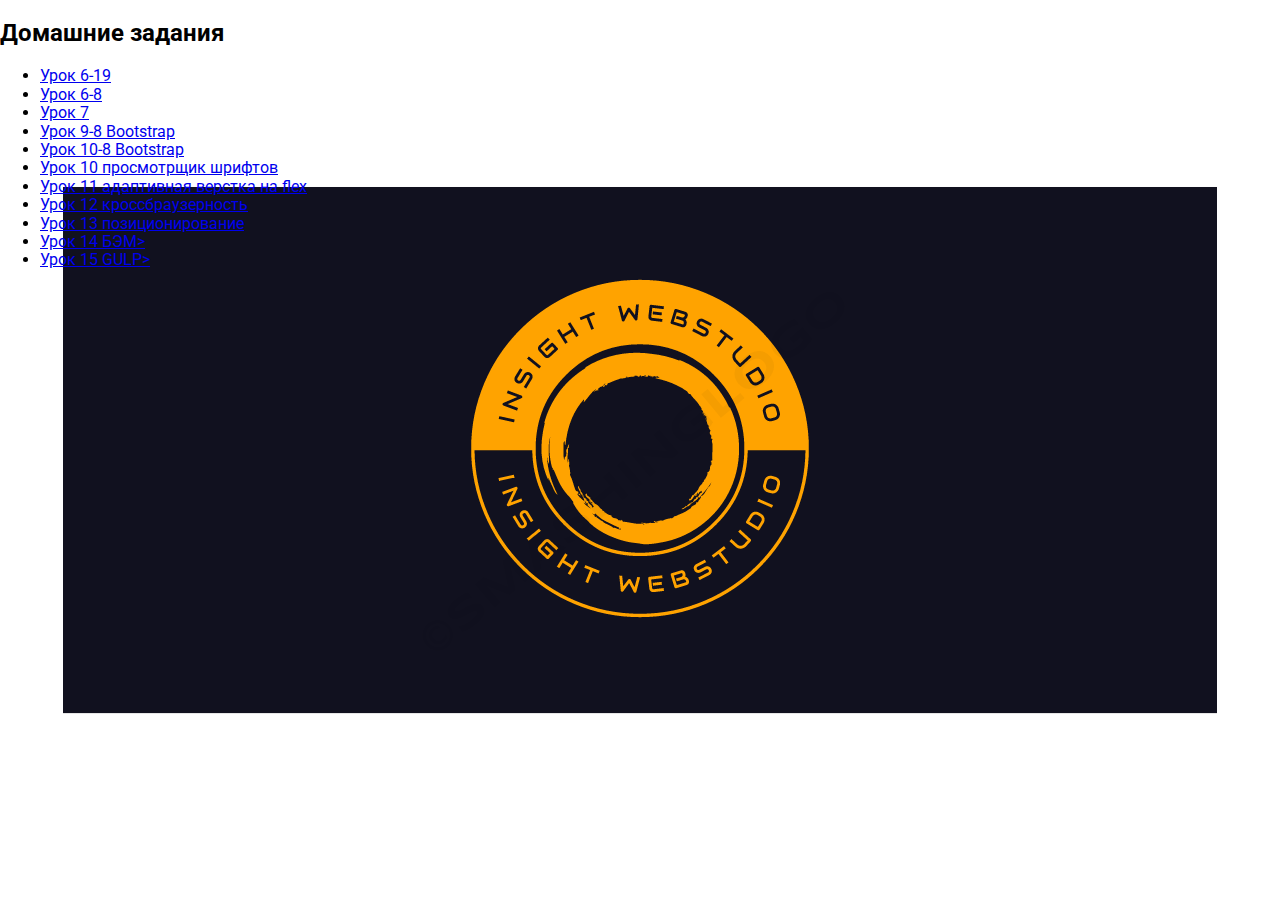
<file: index.html>
<!DOCTYPE html>
<html lang="ru">

<head>
    <meta charset="UTF-8">
    <meta http-equiv="X-UA-Compatible" content="IE=edge">
    <meta name="viewport" content="width=device-width, initial-scale=1.0">
    <link rel="stylesheet" href="normalize.css">
    <link rel="preconnect" href="https://fonts.googleapis.com">
    <link rel="preconnect" href="https://fonts.gstatic.com" crossorigin>
    <link href="https://fonts.googleapis.com/css2?family=Roboto:wght@300&display=swap" rel="stylesheet">
    <link rel="preconnect" href="https://fonts.googleapis.com">
    <link rel="preconnect" href="https://fonts.gstatic.com" crossorigin>
    <link href="https://fonts.googleapis.com/css2?family=Roboto:wght@300&display=swap" rel="stylesheet">
    <link rel="stylesheet" href="style.css">
    <title>Веб студия Insight</title>
</head>

<body>
    <main>
        <h2>Домашние задания</h1>
            <ul>
                <li><a href="lessons/lesson_6/lesson_6.html">Урок 6-19</a></li>
                <li><a href="lessons/lesson_6_8/lesson_6_8.html">Урок 6-8</a></li>
                <li><a href="lessons/lesson_7/lesson_7.html">Урок 7</a></li>
                <li><a href="lessons/lesson_9_8_bootstrap/lesson_9_8.html">Урок 9-8 Bootstrap</a></li>
                <li><a href="lessons/lesson_10_8_bootstrap/lesson_10_8.html">Урок 10-8 Bootstrap</a></li>
                <li><a href="lessons/lesson_10_fonts_viewer/lesson_10_fonts_viewer.html">Урок 10 просмотрщик шрифтов</a>
                </li>
                <li><a href="lessons/lesson_11_adaptive/lesson_11.html">Урок 11 адаптивная верстка на flex</a></li>
                <li><a href="lessons/lesson_12_crossbowser/lesson_12.html">Урок 12 кроссбраузерность</a></li>
                <li><a href="lessons/lesson_13_positionary/lesson_13.html">Урок 13 позиционирование</a></li>
                <li><a href="lessons/lesson_14_bem/lesson_14.html">Урок 14 БЭМ></a></li>
                <li><a href="lessons/lesson_15_gulp/lesson_15.html">Урок 15 GULP></a></li>
            </ul>
    </main>
</body>

</html>
</file>
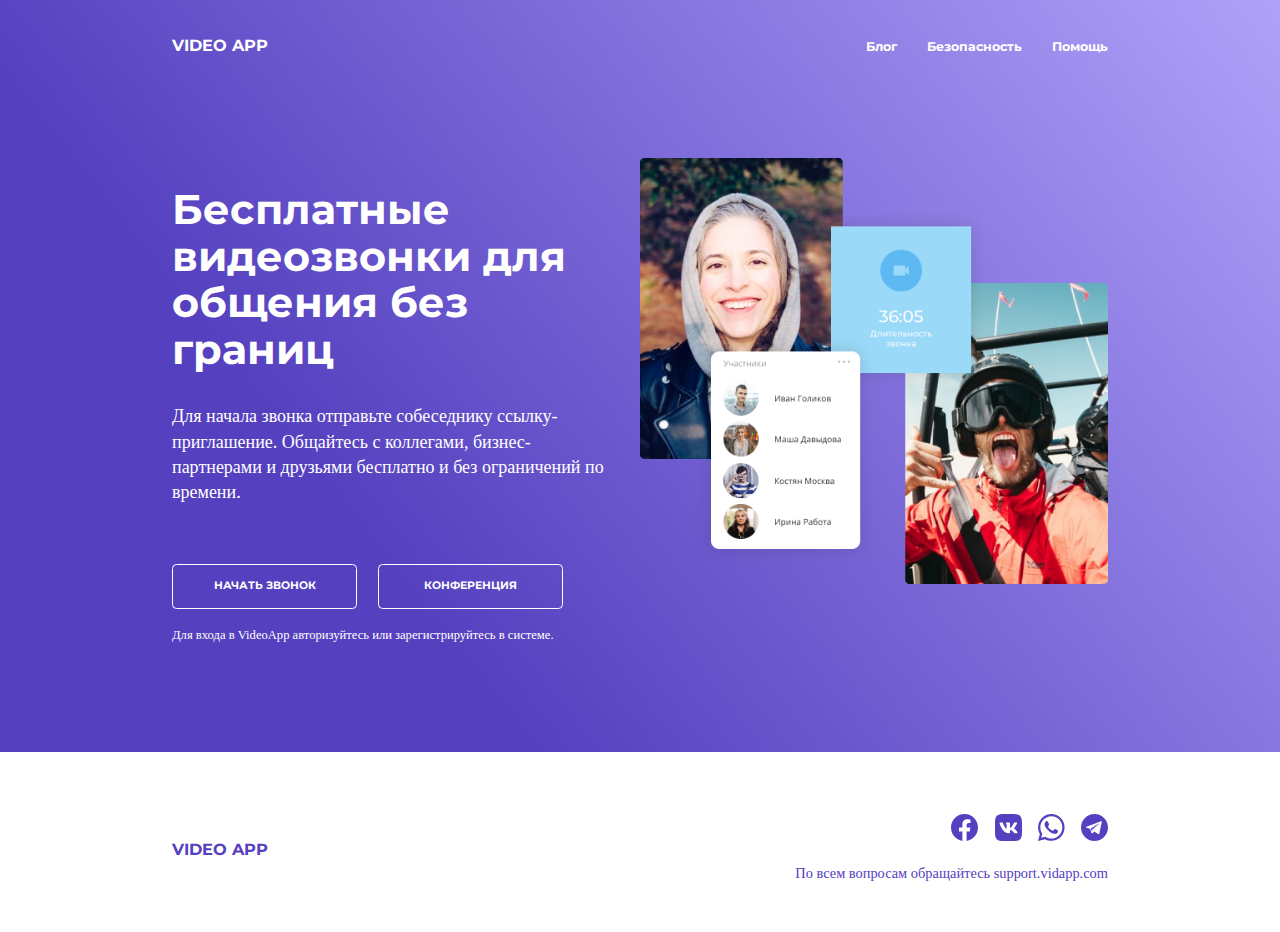
<file: lessons/lesson_11_adaptive/lesson_11.html>
<!DOCTYPE html>
<html lang="ru">

<head>
    <meta charset="UTF-8">
    <meta http-equiv="X-UA-Compatible" content="IE=edge">
    <meta name="viewport" content="width=device-width, initial-scale=1.0">
    <link rel="stylesheet" href="../../normalize.css">
    <link rel="stylesheet" href="lesson_11.css">
    <title>VideoApp</title>
</head>

<body>
    <div class="wrapper">
        <header class="header">
            <div class="container">
                <div class="brand">
                    video app
                </div>
                <nav class="menu">
                    <a href="#" class="navbar__link">Блог</a>
                    <a href="#" class="navbar__link">Безопасность</a>
                    <a href="#" class="navbar__link">Помощь</a>
                </nav>
            </div>
        </header>
        <div class="hero">
            <div class="container">
                <div class="hero__text">
                    <h1 class="hero__header">Бесплатные видеозвонки для общения без границ</h1>
                    <p class="hero__description">Для начала звонка отправьте собеседнику ссылку-приглашение. Общайтесь с
                        коллегами, бизнес-партнерами и друзьями бесплатно и без ограничений по времени.</p>
                    <div class="hero_buttons">
                        <a href="#" class="hero__link">начать звонок</a>
                        <a href="#" class="hero__link">конференция</a>
                    </div>
                    <p class="hero__subtext">Для входа в VideoApp авторизуйтесь или зарегистрируйтесь в системе.</p>
                </div>
                <div class="hero__img">
                    <img src="images/hero1.png" alt="фото">
                </div>
            </div>
        </div>
    </div>
    <footer>
        <div class="container">
            <div class="footer">
                <div class="brand">video app</div>
                <div class="foter__links">
                    <div class="footer__img__links">
                        <div class="footer__img__wrapper">
                            <a href="#"><img src="images/FB.svg" alt="facebook"></a>
                        </div>
                        <div class="footer__img__wrapper">
                            <a href="#"><img src="images/VK.svg" alt="vk"></a>
                        </div>
                        <div class="footer__img__wrapper">
                            <a href="#"><img src="images/WA.svg" alt="whatsapp"></a>
                        </div>
                        <div class="footer__img__wrapper">
                            <a href="#"><img src="images/TG.svg" alt="telegram"></a>
                        </div>

                    </div>
                    <a href="#">По всем вопросам обращайтесь support.vidapp.com</a>
                </div>
            </div>
        </div>
    </footer>
</body>

</html>
</file>
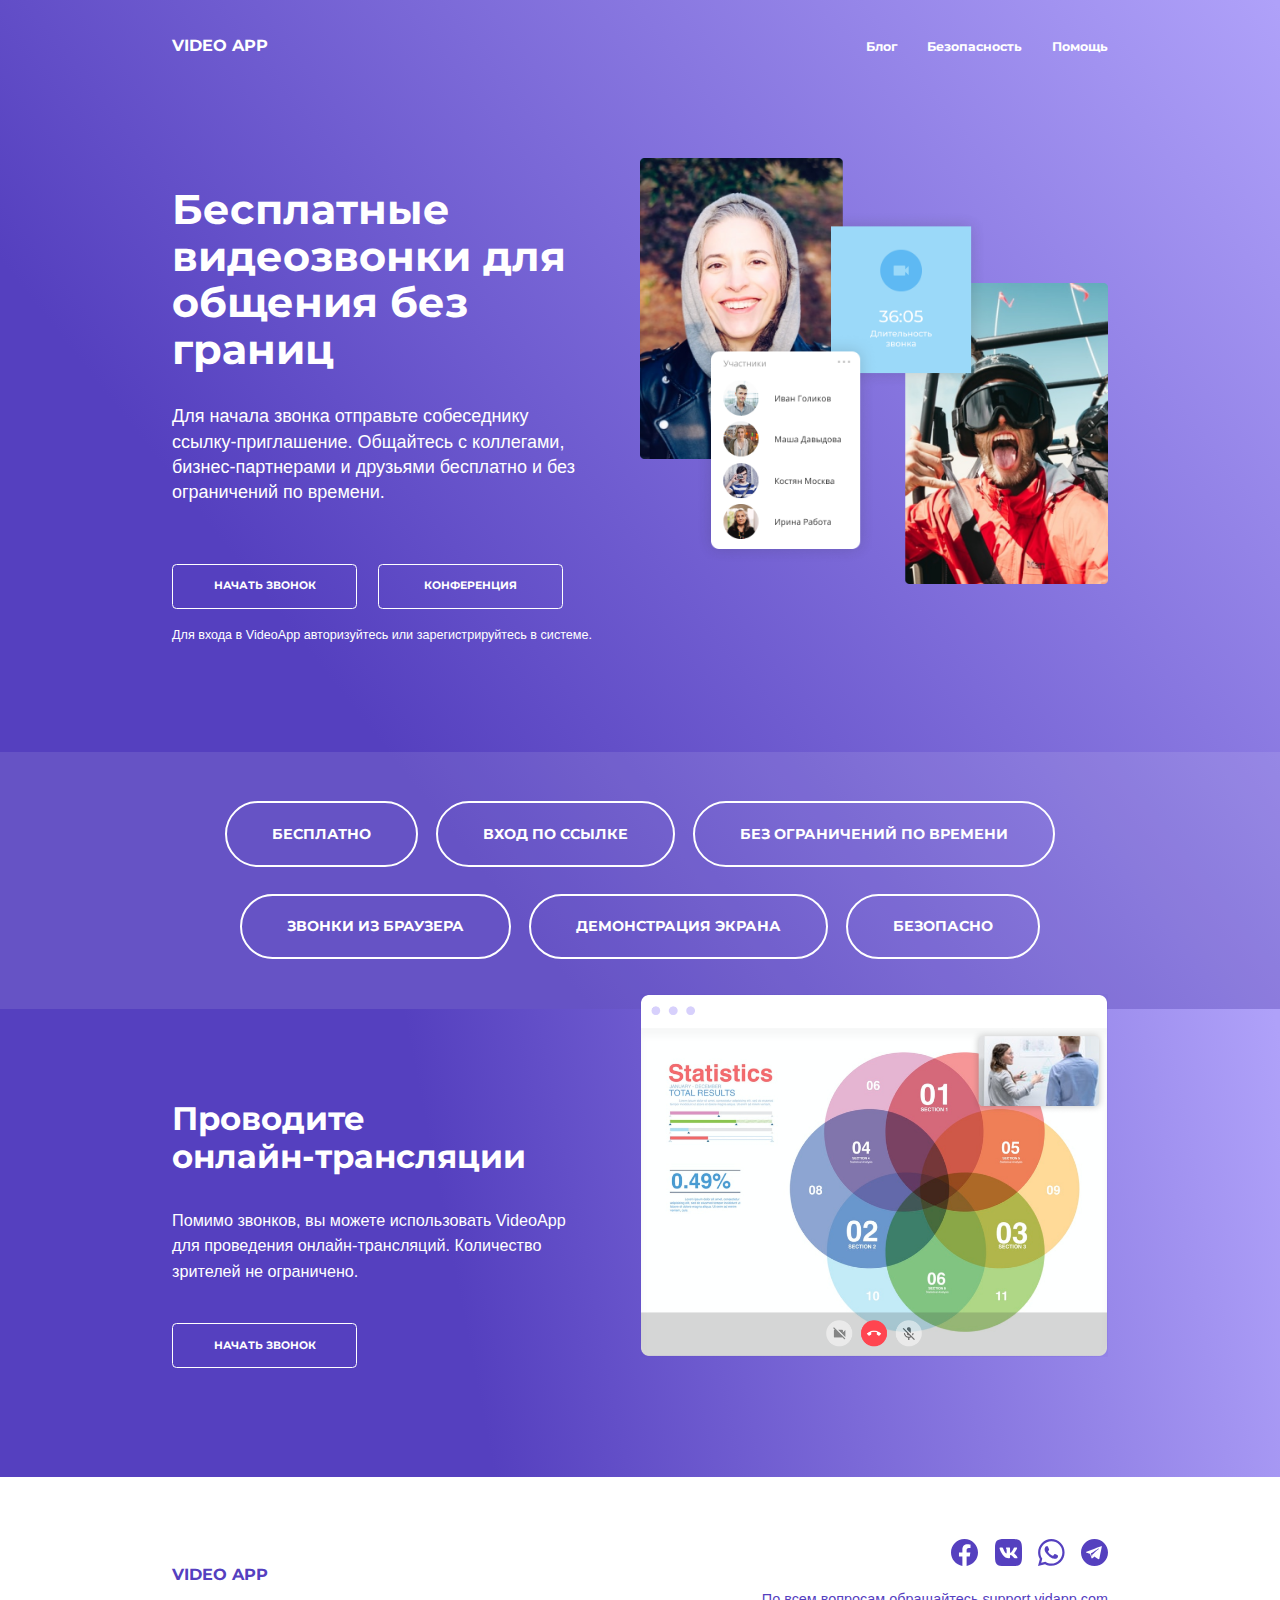
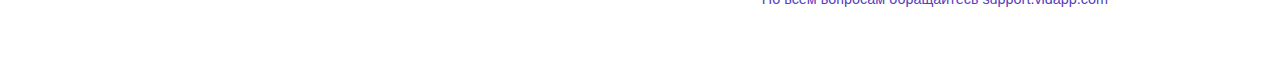
<file: lessons/lesson_12_crossbowser/lesson_12.html>
<!DOCTYPE html>
<html lang="ru">

<head>
    <meta charset="UTF-8">
    <meta http-equiv="X-UA-Compatible" content="IE=edge">
    <meta name="viewport" content="width=device-width, initial-scale=1.0">
    <link rel="stylesheet" href="../../normalize.css">
    <link rel="stylesheet" href="lesson_12.css">
    <title>VideoApp</title>
</head>

<body>
    <div class="wrapper">
        <header class="header">
            <div class="container">
                <div class="brand">
                    video app
                </div>
                <nav class="menu">
                    <a href="#" class="navbar__link">Блог</a>
                    <a href="#" class="navbar__link">Безопасность</a>
                    <a href="#" class="navbar__link">Помощь</a>
                </nav>
            </div>
        </header>
        <div class="hero">
            <div class="container">
                <div class="hero__text">
                    <h1 class="hero__header">Бесплатные видеозвонки для общения без границ</h1>
                    <p class="hero__description">Для начала звонка отправьте собеседнику ссылку-приглашение. Общайтесь с
                        коллегами, бизнес-партнерами и друзьями бесплатно и без ограничений по времени.</p>
                    <div class="hero_buttons">
                        <a href="#" class="button">начать звонок</a>
                        <a href="#" class="button">конференция</a>
                    </div>
                    <p class="hero__subtext">Для входа в VideoApp авторизуйтесь или зарегистрируйтесь в системе.</p>
                </div>
                <div class="hero__img">
                    <img src="images/hero1.png" alt="фото">
                </div>
            </div>
        </div>
        <div class="hero__links__wrapper">
            <div class="container">
                <div class="hero__links">
                    <a href="#" class="hero__link">бесплатно</a>
                    <a href="#" class="hero__link">вход по ссылке</a>
                    <a href="#" class="hero__link">без ограничений по времени</a>
                    <a href="#" class="hero__link">звонки из браузера</a>
                    <a href="#" class="hero__link">демонстрация экрана</a>
                    <a href="#" class="hero__link">безопасно</a>
                </div>
            </div>
        </div>
        <!-- /.hero__links -->
    </div>
    <main>
        <div class="broadcast">
            <div class="container">
                <div class="broadcast__text">
                    <h2 class="broadcast__header">
                        Проводите<br>онлайн-трансляции</h2>
                    <p class="broadcast__description">Помимо звонков, вы можете использовать VideoApp для проведения
                        онлайн-трансляций. Количество зрителей не ограничено.</p>
                    <a href="#" class="button">начать звонок</a>
                </div>

                <div class="broadcast__img">
                    <img src="images/main3.png" alt="статистика">
                </div>
            </div>
        </div>
    </main>
    <footer>
        <div class="container">
            <div class="footer">
                <div class="brand">video app</div>
                <div class="foter__links">
                    <div class="footer__img__links">
                        <div class="footer__img__wrapper">
                            <a href="#"><img src="images/FB.svg" alt="facebook"></a>
                        </div>
                        <div class="footer__img__wrapper">
                            <a href="#"><img src="images/VK.svg" alt="vk"></a>
                        </div>
                        <div class="footer__img__wrapper">
                            <a href="#"><img src="images/WA.svg" alt="whatsapp"></a>
                        </div>
                        <div class="footer__img__wrapper">
                            <a href="#"><img src="images/TG.svg" alt="telegram"></a>
                        </div>

                    </div>
                    <a href="#">По всем вопросам обращайтесь support.vidapp.com</a>
                </div>
            </div>
        </div>
    </footer>
</body>

</html>
</file>
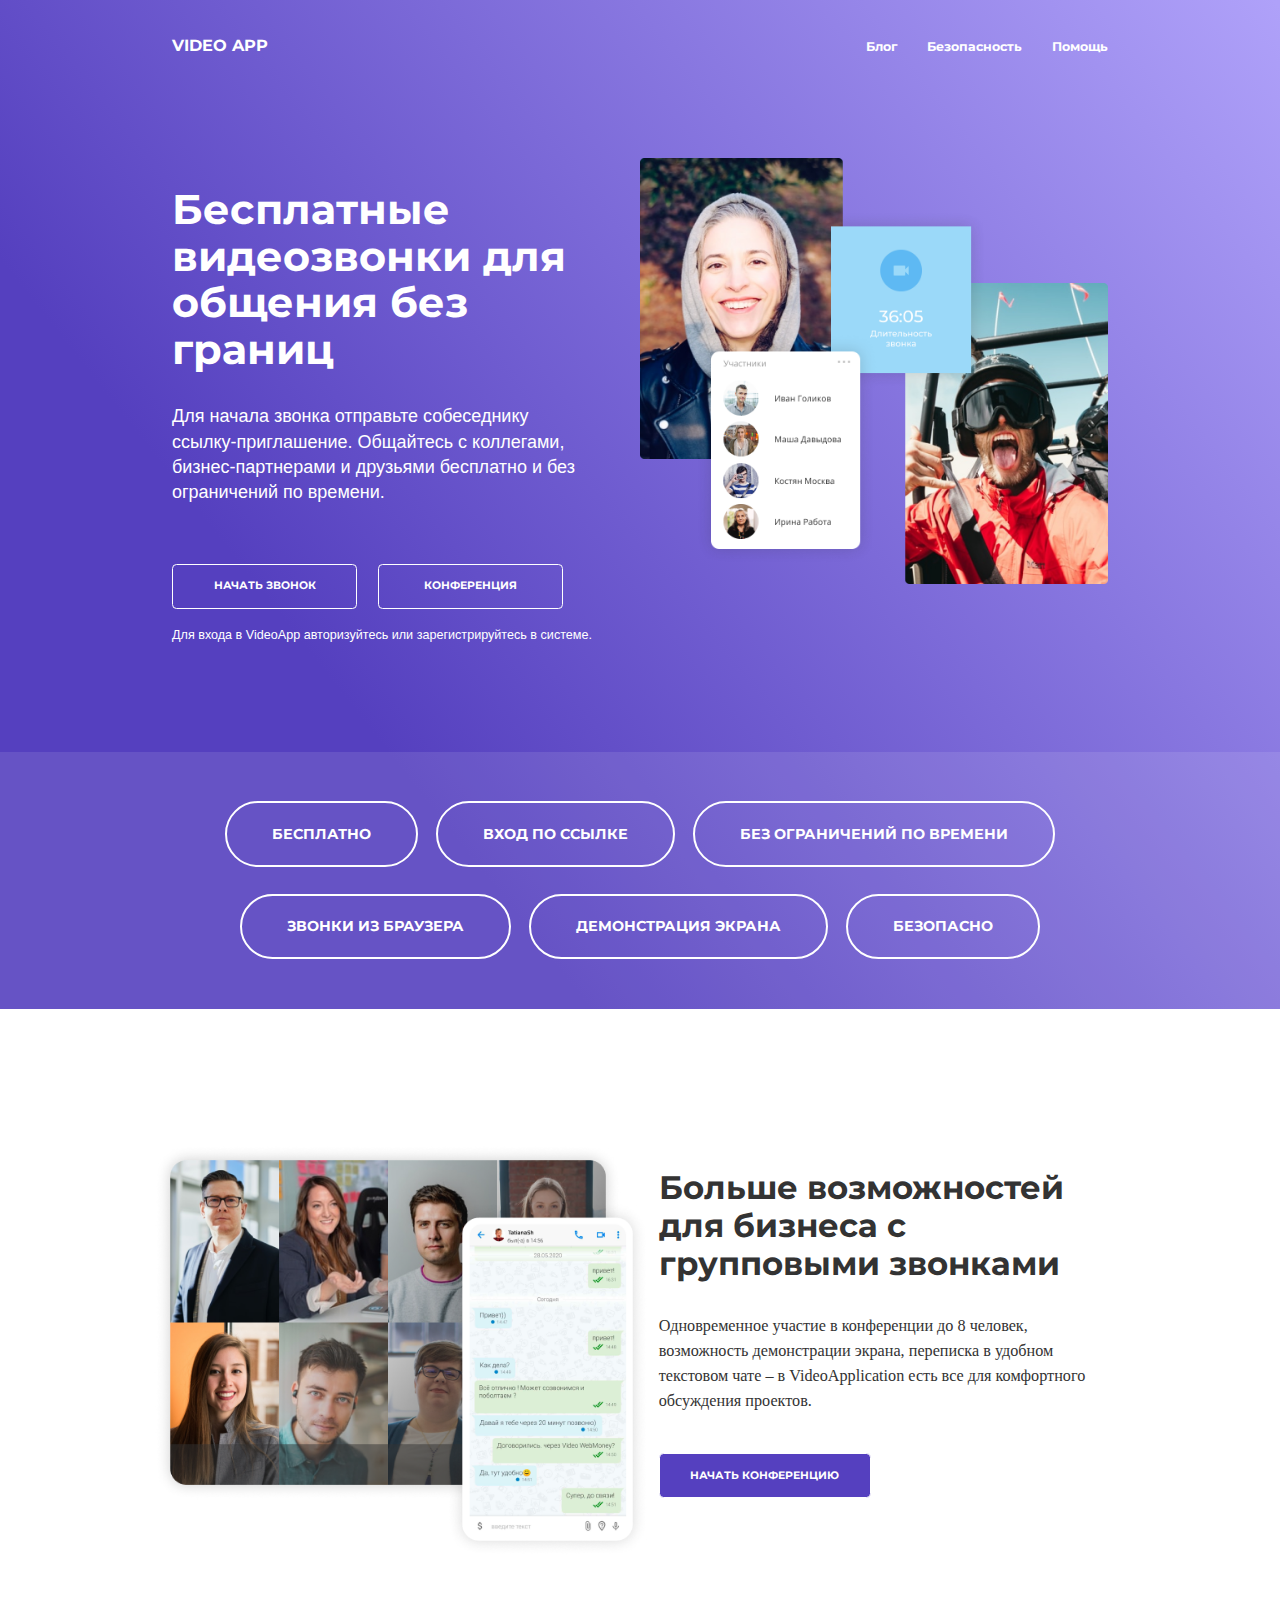
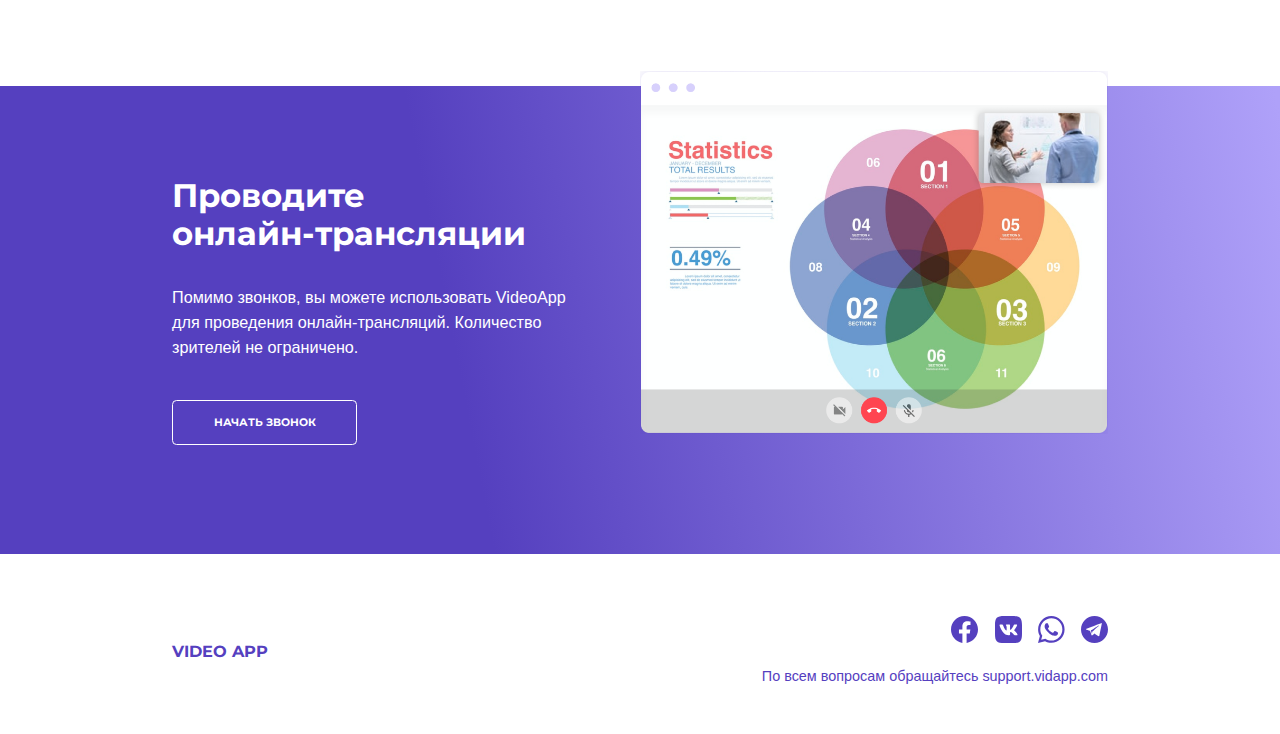
<file: lessons/lesson_13_positionary/lesson_13.html>
<!DOCTYPE html>
<html lang="ru">

<head>
    <meta charset="UTF-8">
    <meta http-equiv="X-UA-Compatible" content="IE=edge">
    <meta name="viewport" content="width=device-width, initial-scale=1.0">
    <link rel="stylesheet" href="../../normalize.css">
    <link rel="stylesheet" href="lesson_13.css">
    <title>VideoApp</title>
</head>

<body>
    <div class="wrapper">
        <header class="header">
            <div class="container">
                <div class="brand">
                    video app
                </div>
                <nav class="menu">
                    <a href="#" class="navbar__link">Блог</a>
                    <a href="#" class="navbar__link">Безопасность</a>
                    <a href="#" class="navbar__link">Помощь</a>
                </nav>
            </div>
        </header>
        <div class="hero">
            <div class="container">
                <div class="hero__text">
                    <h1 class="hero__header">Бесплатные видеозвонки для общения без границ</h1>
                    <p class="hero__description">Для начала звонка отправьте собеседнику ссылку-приглашение. Общайтесь с
                        коллегами, бизнес-партнерами и друзьями бесплатно и без ограничений по времени.</p>
                    <div class="hero_buttons">
                        <a href="#" class="button">начать звонок</a>
                        <a href="#" class="button">конференция</a>
                    </div>
                    <p class="hero__subtext">Для входа в VideoApp авторизуйтесь или зарегистрируйтесь в системе.</p>
                </div>
                <div class="hero__img">
                    <img src="images/hero1.png" alt="фото">
                </div>
            </div>
        </div>
        <div class="hero__links__wrapper">
            <div class="container">
                <div class="hero__links">
                    <a href="#" class="hero__link">бесплатно</a>
                    <a href="#" class="hero__link">вход по ссылке</a>
                    <a href="#" class="hero__link">без ограничений по времени</a>
                    <a href="#" class="hero__link">звонки из браузера</a>
                    <a href="#" class="hero__link">демонстрация экрана</a>
                    <a href="#" class="hero__link">безопасно</a>
                </div>
            </div>
        </div>
        <!-- /.hero__links -->
    </div>
    <main>
        <div class="conference">
            <div class="container">
                <div class="conference__img">
                    <img src="images/main1.png" class="lower__img"></img>
                    <img src="images/main2.png" class="upper__img"></img>
                </div>
                <div class="conference__text">
                    <div class="conference__header">Больше возможностей для бизнеса с групповыми звонками</div>
                    <div class="conference__description">Одновременное участие в конференции до 8 человек, возможность
                        демонстрации экрана, переписка в удобном текстовом чате – в VideoApplication есть все для
                        комфортного обсуждения проектов.</div>
                    <a href="#" class="button">начать конференцию</a>
                </div>
            </div>
        </div>
        <div class="broadcast">
            <div class="container">
                <div class="broadcast__text">
                    <h2 class="broadcast__header">
                        Проводите<br>онлайн-трансляции</h2>
                    <p class="broadcast__description">Помимо звонков, вы можете использовать VideoApp для проведения
                        онлайн-трансляций. Количество зрителей не ограничено.</p>
                    <a href="#" class="button">начать звонок</a>
                </div>

                <div class="broadcast__img">
                    <img src="images/main3.png" alt="статистика">
                </div>
            </div>
        </div>

    </main>
    <footer>
        <div class="container">
            <div class="footer">
                <div class="brand">video app</div>
                <div class="foter__links">
                    <div class="footer__img__links">
                        <div class="footer__img__wrapper">
                            <a href="#"><img src="images/FB.svg" alt="facebook"></a>
                        </div>
                        <div class="footer__img__wrapper">
                            <a href="#"><img src="images/VK.svg" alt="vk"></a>
                        </div>
                        <div class="footer__img__wrapper">
                            <a href="#"><img src="images/WA.svg" alt="whatsapp"></a>
                        </div>
                        <div class="footer__img__wrapper">
                            <a href="#"><img src="images/TG.svg" alt="telegram"></a>
                        </div>

                    </div>
                    <a href="#">По всем вопросам обращайтесь support.vidapp.com</a>
                </div>
            </div>
        </div>
    </footer>
</body>

</html>
</file>
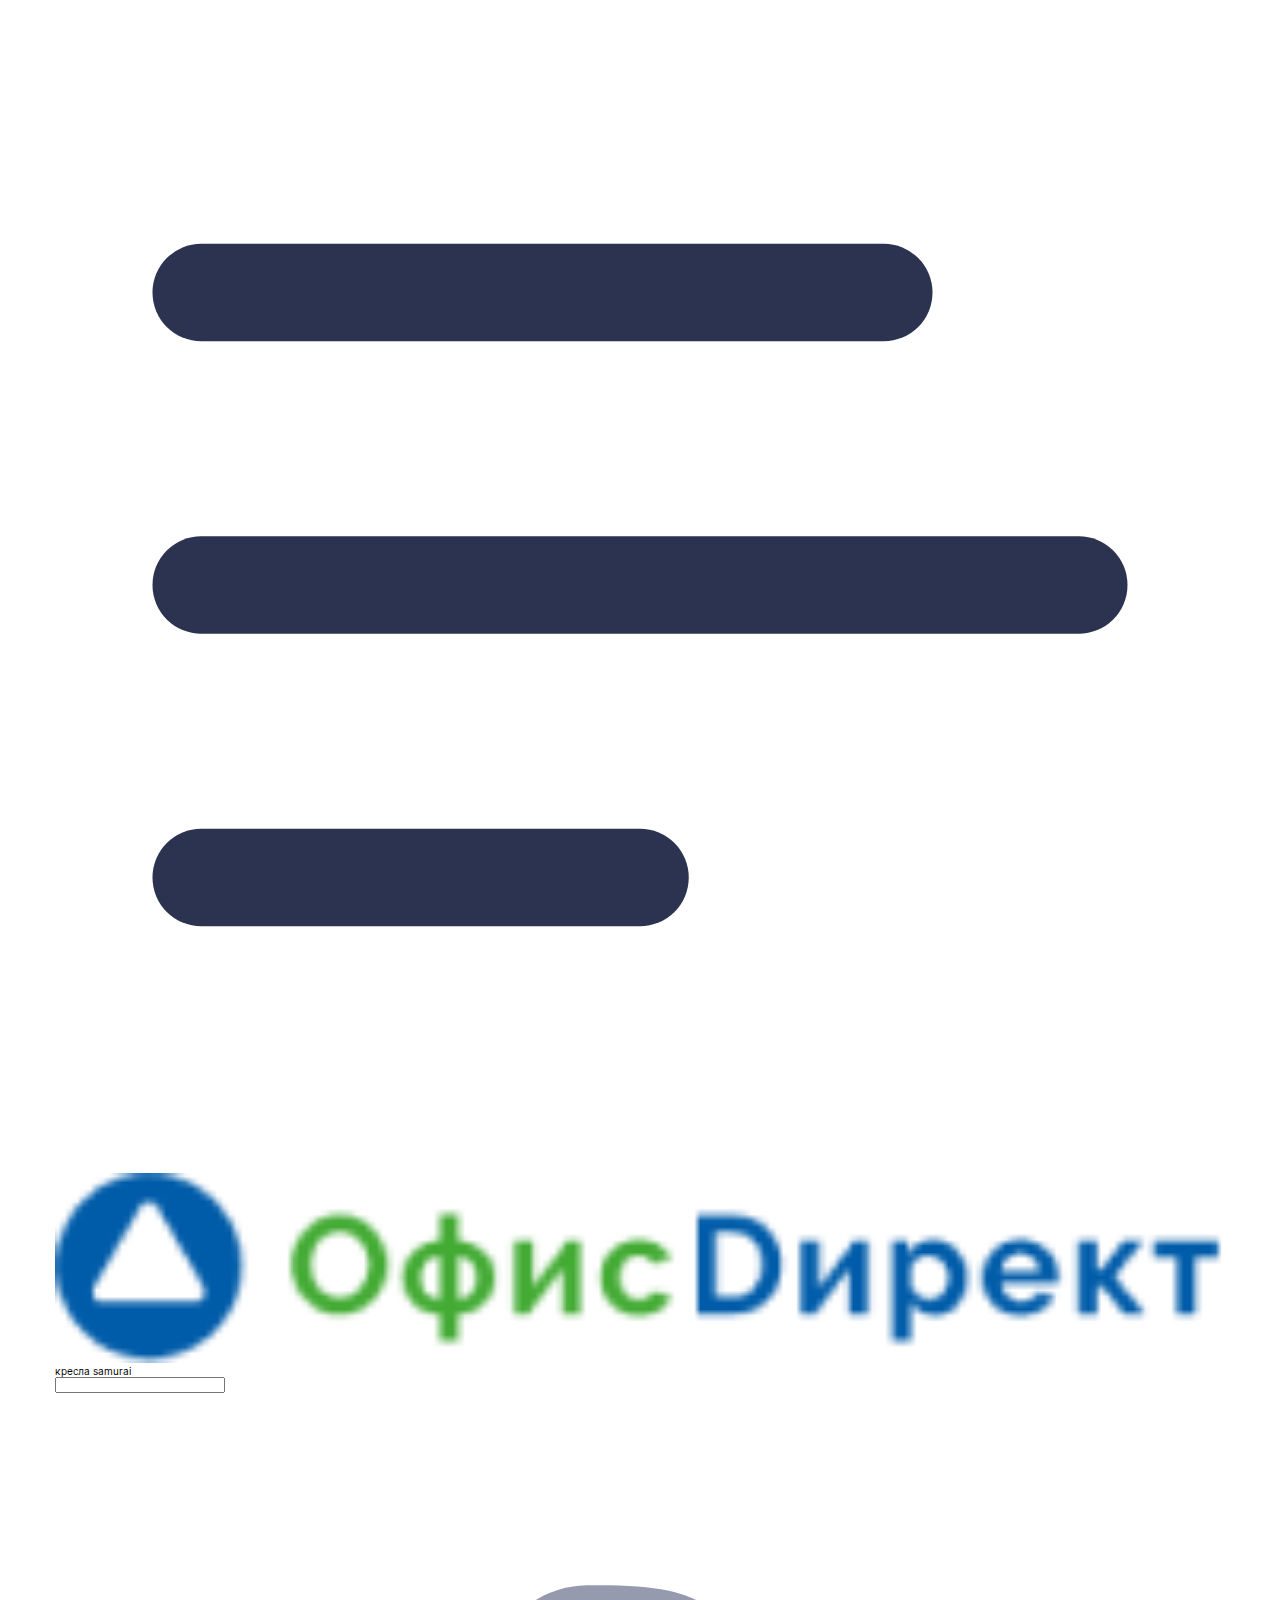
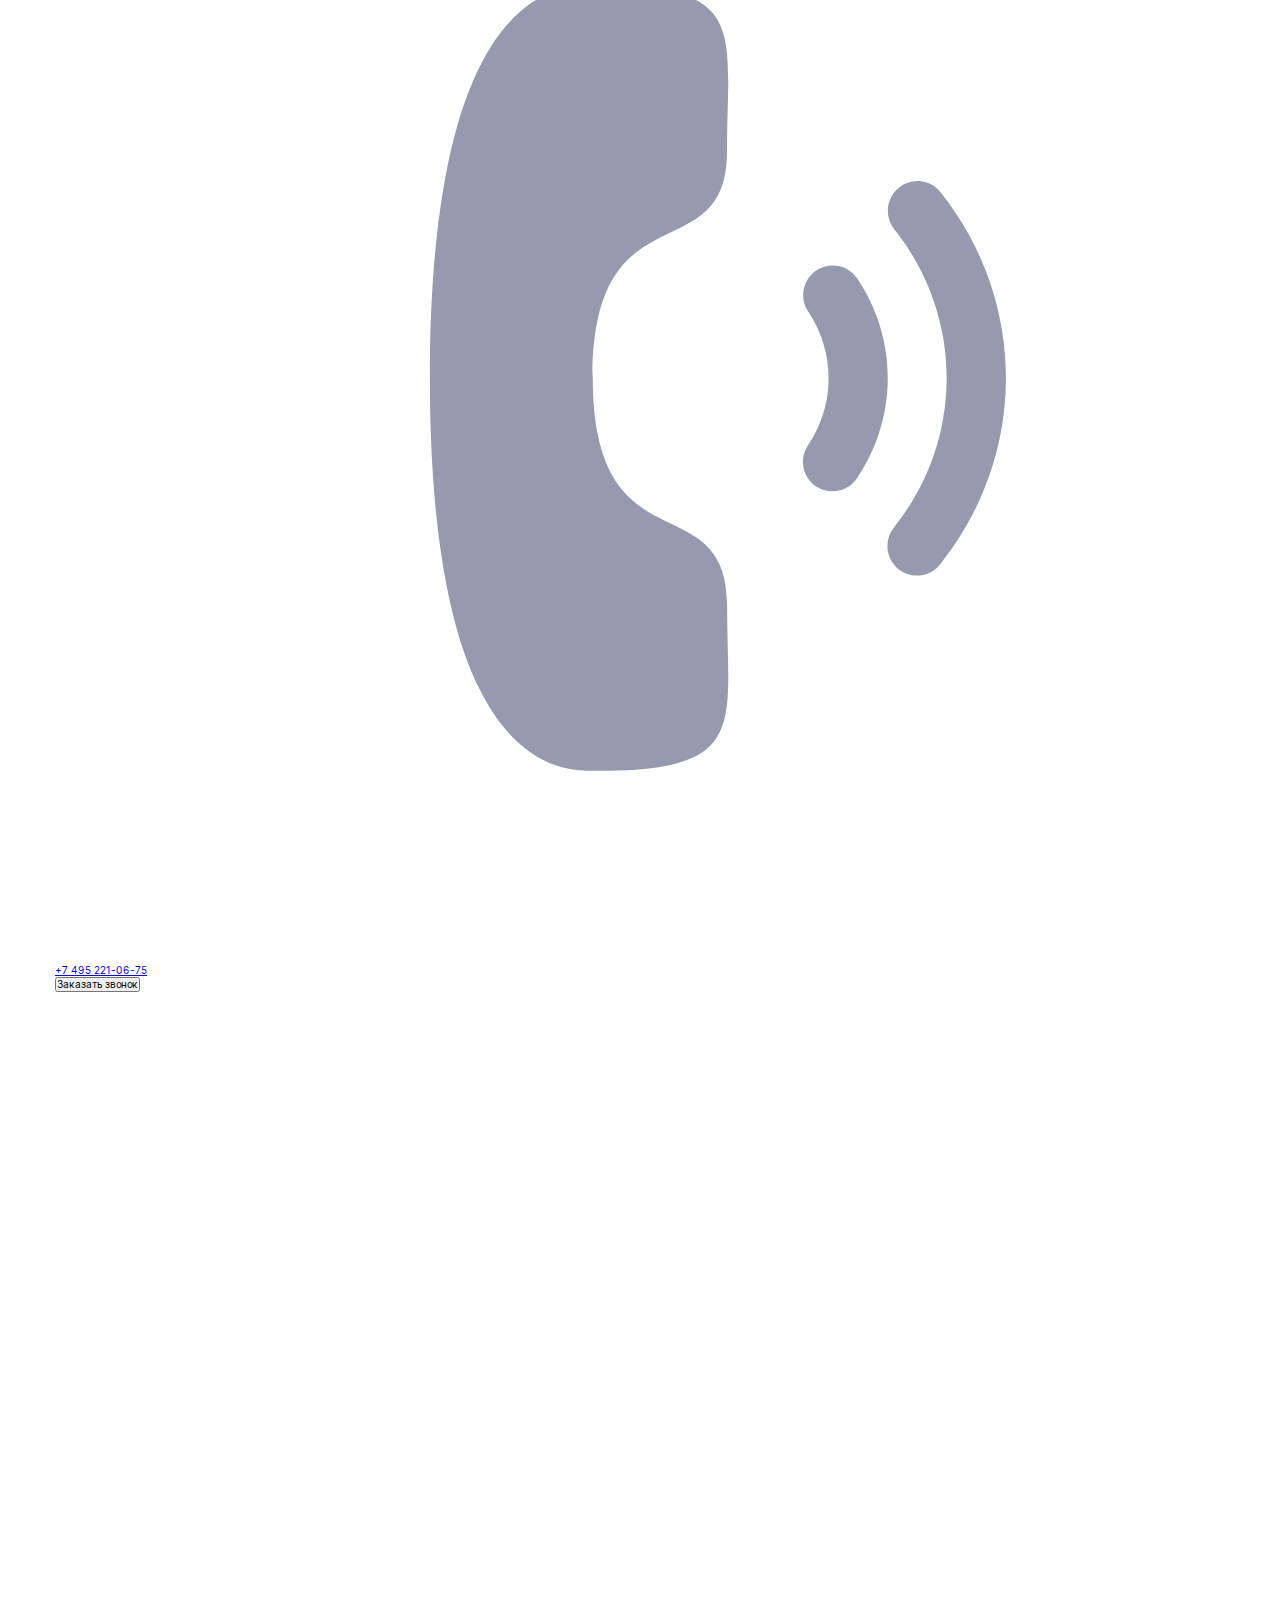
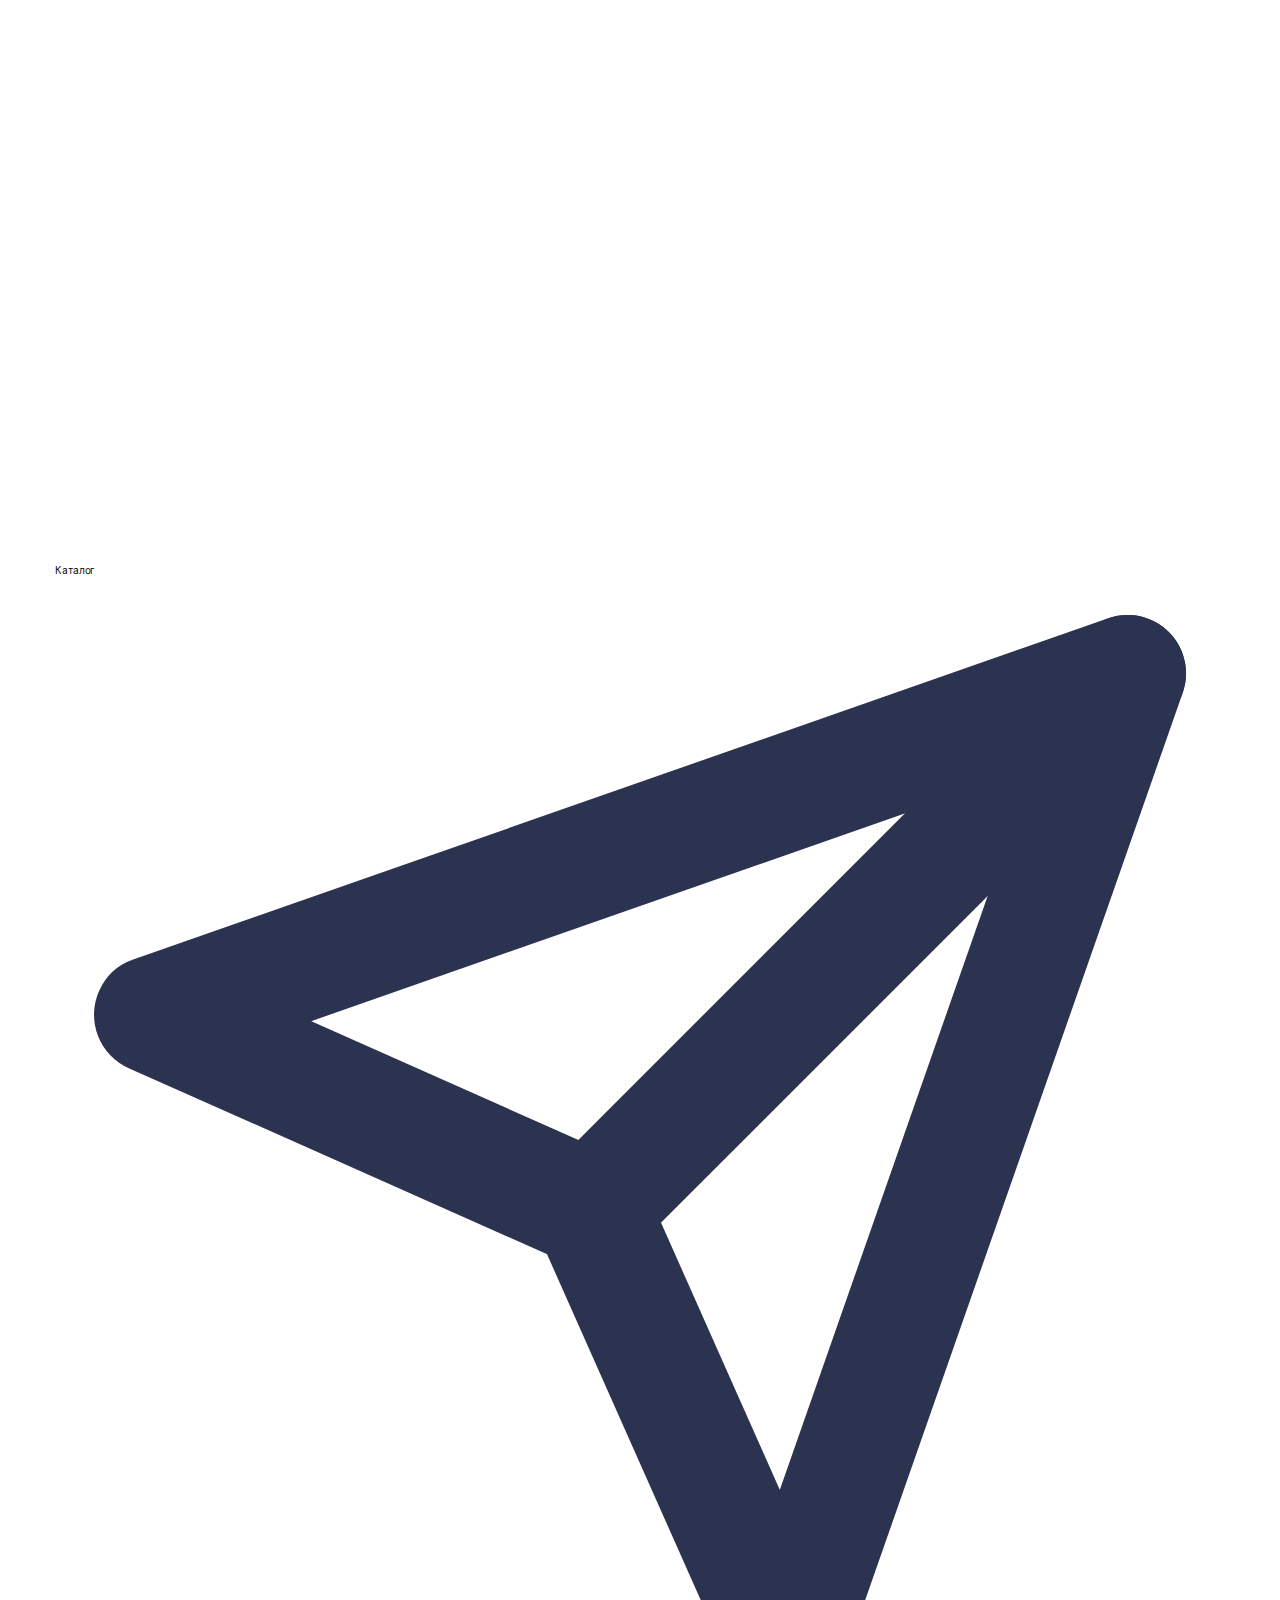
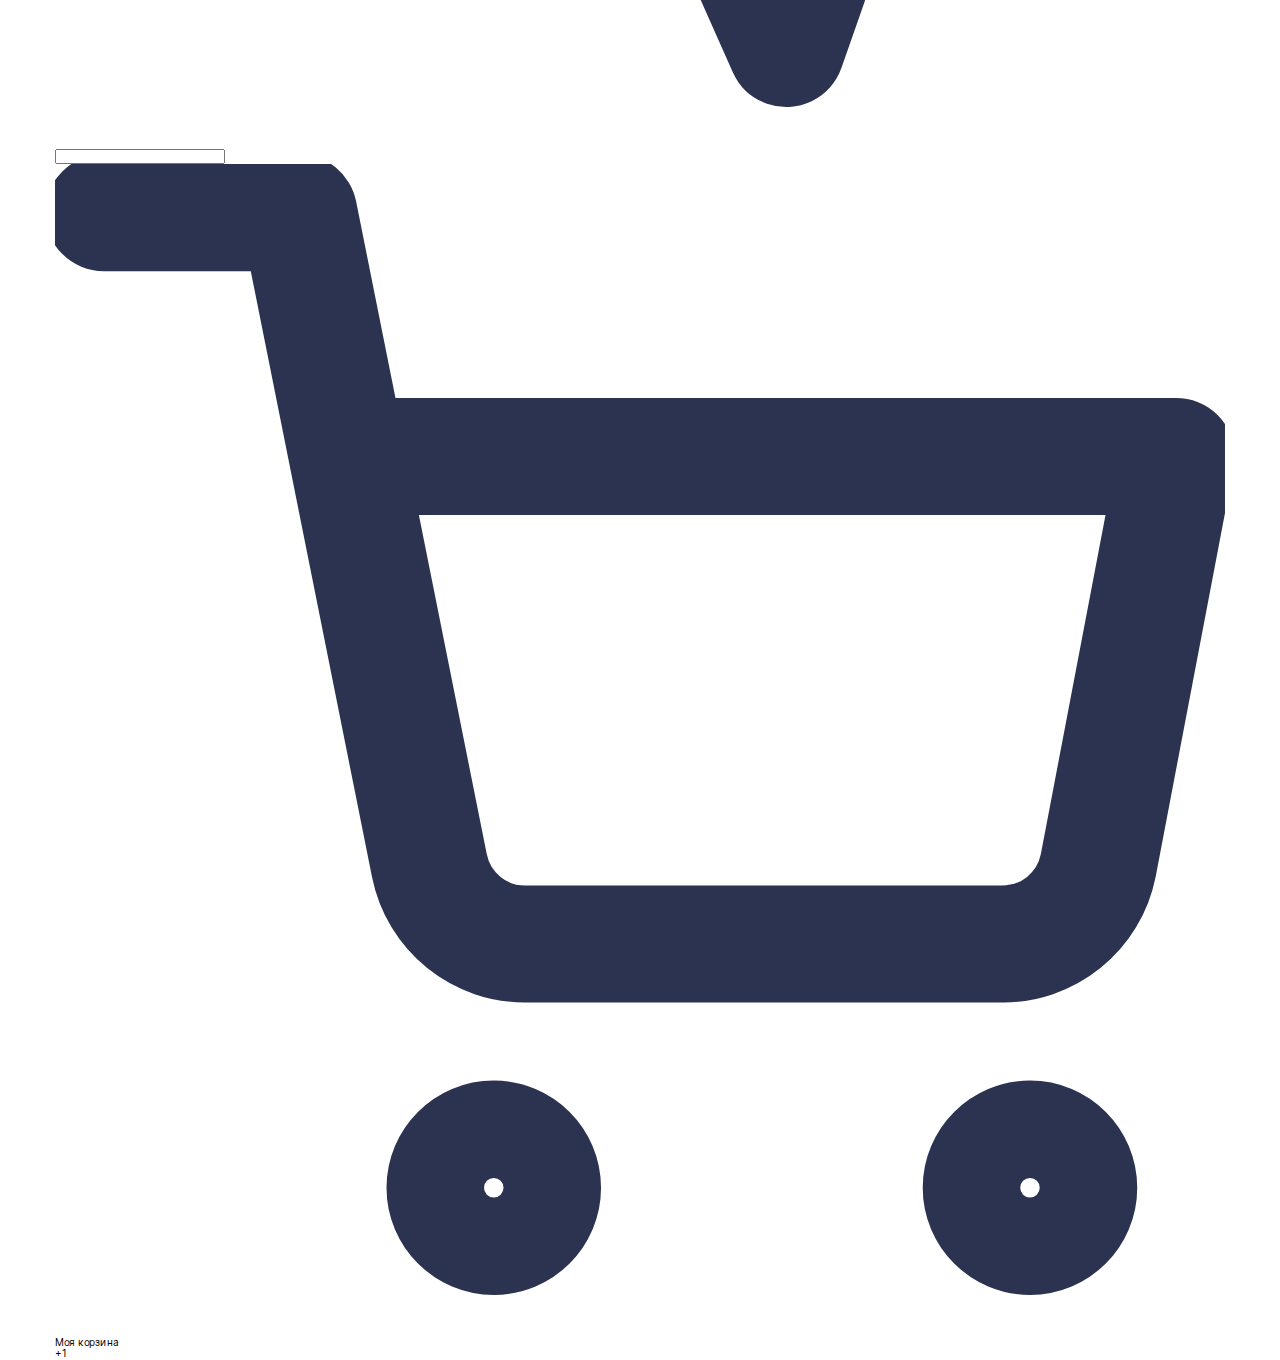
<file: lessons/lesson_14_bem/lesson_14.html>
<!DOCTYPE html>
<html lang="ru">

<head>
    <meta charset="UTF-8">
    <meta http-equiv="X-UA-Compatible" content="IE=edge">
    <meta name="viewport" content="width=device-width, initial-scale=1.0">
    <link rel="stylesheet" href="../../normalize.css">
    <link rel="stylesheet" href="css/lesson_14.css">
    <title>Samurai</title>
</head>

<body>
    <div class="container">
        <header class="header">
            <div class="header__info">
                <div class="header__burger">
                    <img src="/lessons/lesson_14_bem/blocks/header/img/fill_mobile.svg" alt="меню">
                </div>
                <div class="header__logo">
                    <img src="/lessons/lesson_14_bem/blocks/header/img/logo.png" alt="Офис директ">
                    <span>кресла samurai</span>
                </div>
                <input type="search" class="header__search">
                <div class="header__tel">
                    <div class="header__tel-img">
                        <img src="/lessons/lesson_14_bem/blocks/header/img/Calling.svg" alt="трубка">
                        <a href="tel:+74952210675">+7 495 221-06-75</a>
                    </div>
                </div>
                <button type="button" class="button header__button">Заказать звонок</button>
            </div>
            <div class="header__menu">
                <div class="header__nav">
                    <div class="header__catalogue">
                        <img src="/lessons/lesson_14_bem/blocks/header/img/Fill.svg" alt="меню">
                        <span>Каталог</span>
                    </div>
                    <nav class="header__links">
                        <a href="#"></a>
                        <a href="#"></a>
                        <a href="#"></a>
                        <a href="#"></a>
                    </nav>
                </div>
                <div class="header__shop">
                    <div class="header__location">
                        <div class="header__send">
                            <img src="/lessons/lesson_14_bem/blocks/header/img/send.svg" alt="стрелка">
                        </div>
                        <input type="text" list="cityes">
                        <datalist id="cityes">
                            <option value="Москва"></option>
                            <option value="Санкт-Петербург"></option>
                            <option value="Краснодар"></option>
                        </datalist>
                    </div>
                    <div class="header__cart">
                        <div class="header__cart-img">
                            <img src="/lessons/lesson_14_bem/blocks/header/img/shopping-cart.svg" alt="корзина">
                        </div>
                        <span>Моя корзина</span>
                        <div class="header__cart-number">+1</div>
                    </div>
                </div>
            </div>
        </header>

        <main></main>

        <footer></footer>

    </div>
</body>

</html>
</file>
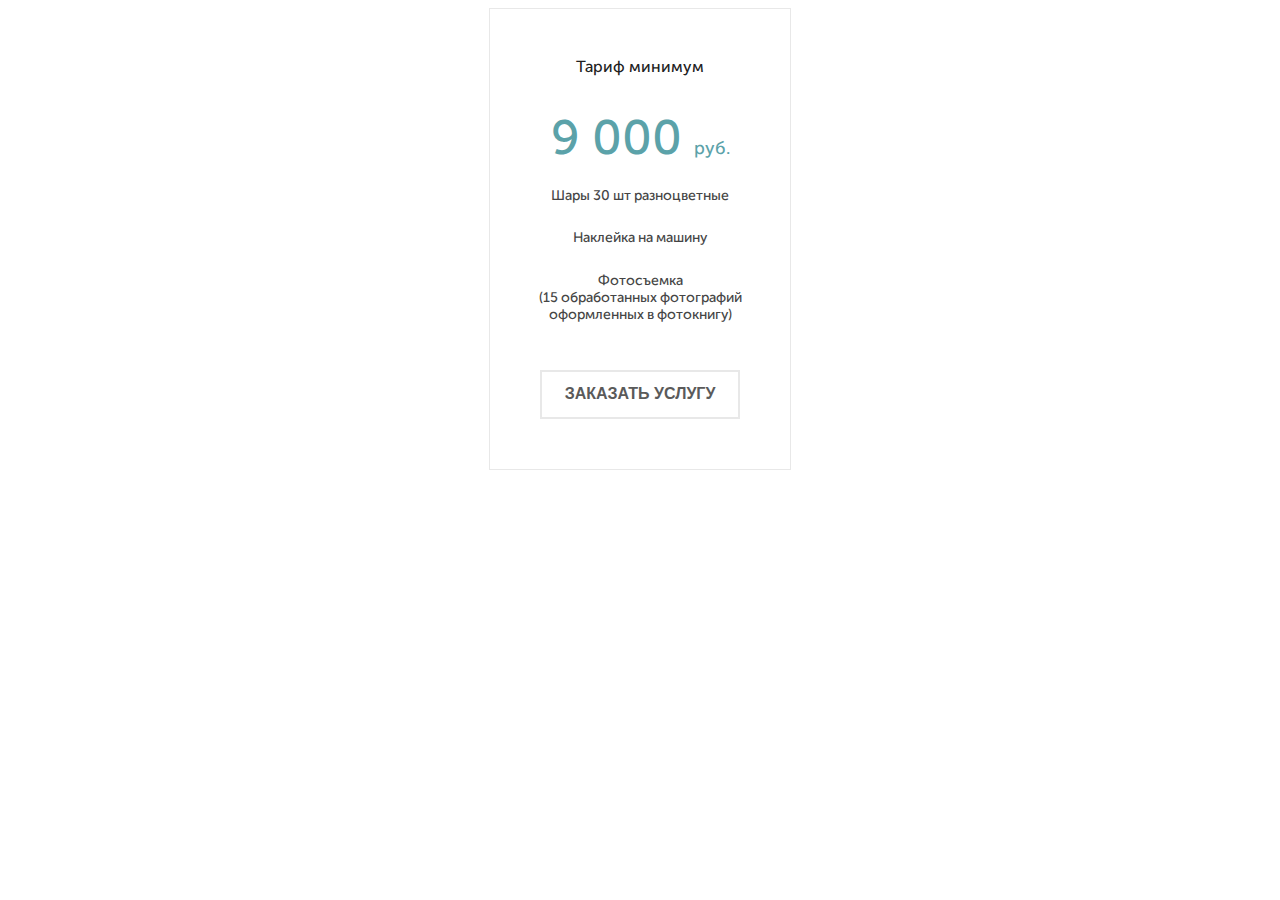
<file: lessons/lesson_6/lesson_6.html>
<!DOCTYPE html>
<html lang="ru">
<head>
    <meta charset="UTF-8">
    <meta http-equiv="X-UA-Compatible" content="IE=edge">
    <meta name="viewport" content="width=device-width, initial-scale=1.0">
    <link rel="stylesheet" href="style.css">
    <title>Document</title>
</head>
<body>
    <main>
        <div class="container">
            <p class="head">Тариф минимум</p>
            <p class="price"><span class="big_number">9 000 </span>руб.</p>
            <div class="content">
                <p class="position">Шары 30 шт разноцветные</p>
                <p class="position">Наклейка на машину</p>
                <p class="position">Фотосъемка<br>(15 обработанных фотографий оформленных в фотокнигу)</p>
            </div>
            <button class="order">Заказать услугу</button>
        </div>
    </main>
</body>
</html>
</file>
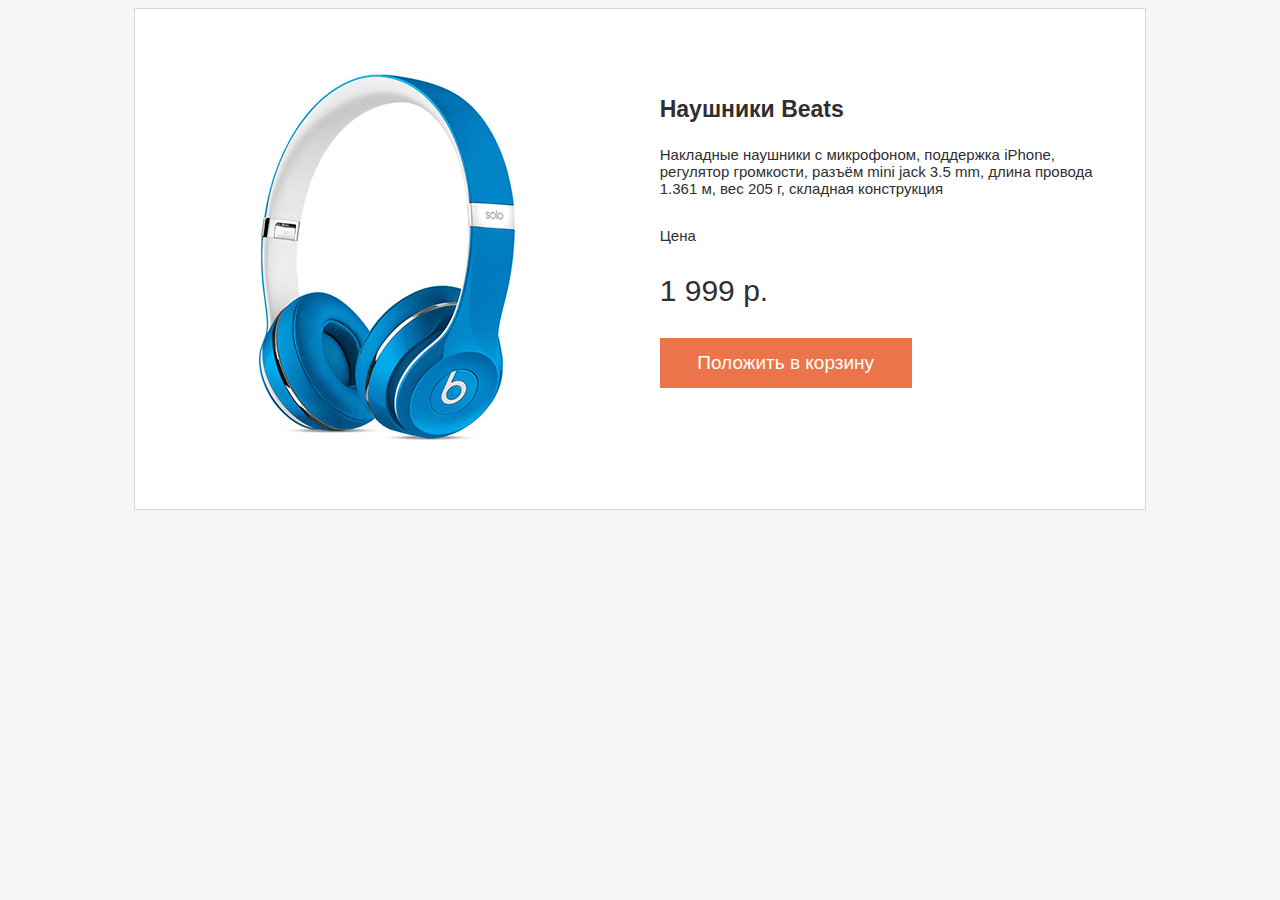
<file: lessons/lesson_6_8/lesson_6_8.html>
<!DOCTYPE html>
<html lang="en">

<head>
    <meta charset="UTF-8">
    <meta http-equiv="X-UA-Compatible" content="IE=edge">
    <meta name="viewport" content="width=, initial-scale=1.0">
    <link rel="stylesheet" href="style_6_8.css">
    <title>Document</title>
</head>

<body>
    <div class="outer-box">
        <div class="product">
            <div class="left-side">
                <img class="photo" src="headphones_1.png" alt="Фото товара">
            </div>
            <div class="right-side">
                <div class="description">
                    <div class="specifications">
                        <p class="name">Наушники Beats</p>
                        <p class="description-1">Накладные наушники с микрофоном, поддержка iPhone, регулятор громкости,
                            разъём
                            mini
                            jack 3.5 mm, длина
                            провода 1.361 м, вес 205 г, складная конструкция</p>
                    </div>
                    <div class="price">
                        <p class="price-label">Цена</p>
                        <p class="price-1">1 999 р.</p>
                    </div>
                    <button class="order">Положить в корзину</button>
                </div>
            </div>
        </div>
    </div>
</body>

</html>
</file>
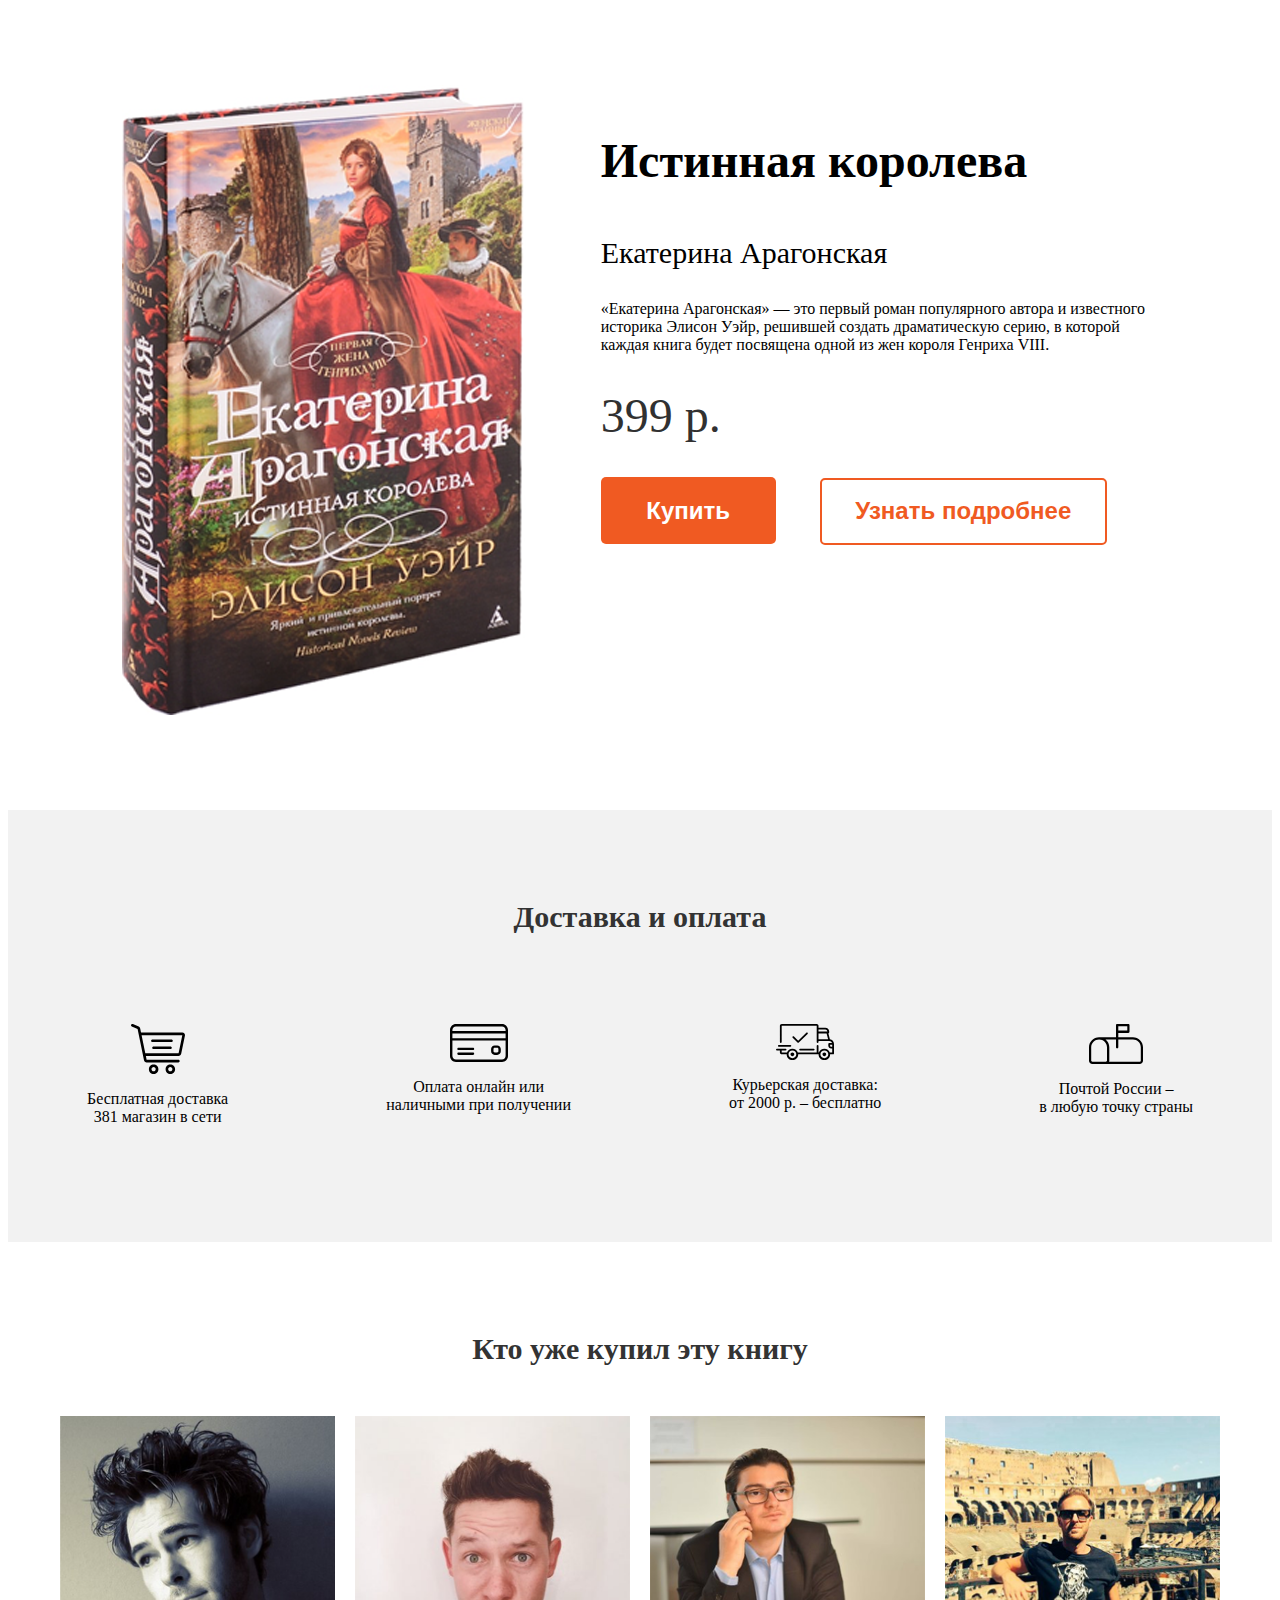
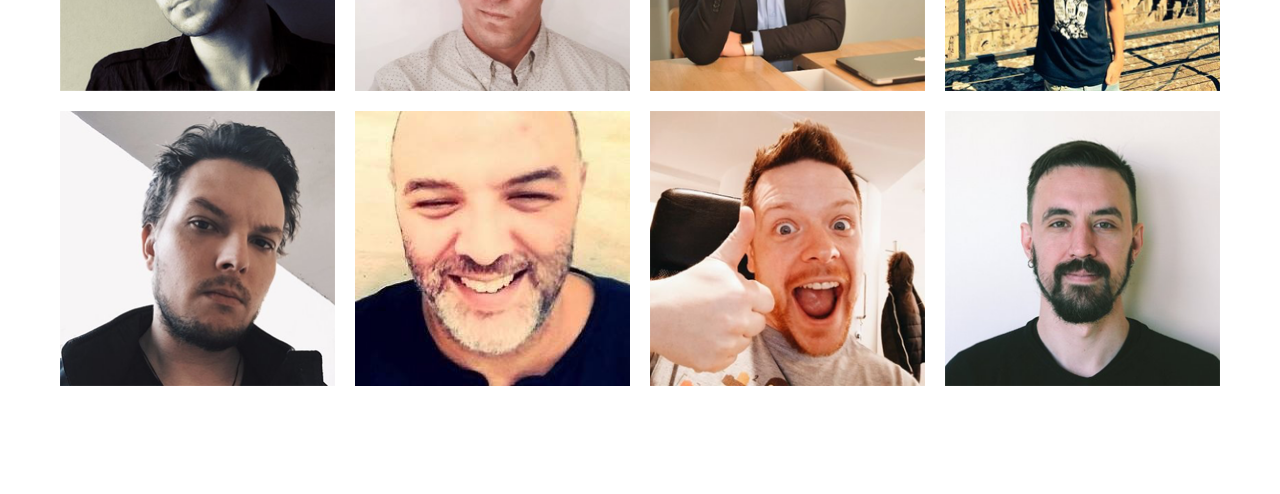
<file: lessons/lesson_7/lesson_7.html>
<!DOCTYPE html>
<html lang="ru">

<head>
  <meta charset="UTF-8">
  <meta http-equiv="X-UA-Compatible" content="IE=edge">
  <meta name="viewport" content="width=device-width, initial-scale=1.0">
  <link rel="stylesheet" href="lesson_7.css">
  <title>Document</title>
</head>

<body>
  <main>
    <div class="product">
      <img class="product-photo" src="/lessons/lesson_7/imagines/Book_photo.png" alt="product">
      <div class="content">
        <p class="product-name">Истинная королева</p>
        <p class="author">Екатерина Арагонская</p>
        <p class="product-description">«Екатерина Арагонская» — это первый роман популярного автора и известного
          историка Элисон Уэйр, решившей создать драматическую серию, в которой каждая книга будет посвящена одной из
          жен короля Генриха VIII.</p>
        <p class="price">399 р.</p>
        <button class="buy">Купить</button>
        <button class="information">Узнать подробнее</button>
      </div>
    </div>

    <div class="delivery">
      <p class="delivery-header">Доставка и оплата</p>
      <div class="icons">
        <div>
          <img class="icon" src="/lessons/lesson_7/imagines/Shopping_cart.svg" alt="Shopping_cart">
          <p class="description-icon">Бесплатная доставка<br>381 магазин в сети</p>
        </div>
        <div>
          <img class="icon" src="/lessons/lesson_7/imagines/Credit_card.svg" alt="Credit_card">
          <p class="description-icon">Оплата онлайн или<br>наличными при получении</p>
        </div>
        <div>
          <img class="icon" src="/lessons/lesson_7/imagines/Shipped.svg" alt="Shipped">
          <p class="description-icon">Курьерская доставка:<br>от 2000 р. – бесплатно</p>
        </div>
        <div>
          <img class="icon" src="/lessons/lesson_7/imagines/Mailbox.svg" alt="Mailbox">
          <p class="description-icon">Почтой России –<br>в любую точку страны</p>
        </div>
      </div>
    </div>

    <div class="customers">
      <p class="customers-header">Кто уже купил эту книгу</p>
      <div class="photos">
        <img class="photo" src="/lessons/lesson_7/imagines/Face_1.png" alt="Face">
        <img class="photo" src="/lessons/lesson_7/imagines/Face_2.png" alt="Face">
        <img class="photo" src="/lessons/lesson_7/imagines/Face_3.png" alt="Face">
        <img class="photo" src="/lessons/lesson_7/imagines/Face_4.png" alt="Face">
        <img class="photo" src="/lessons/lesson_7/imagines/Face_5.png" alt="Face">
        <img class="photo" src="/lessons/lesson_7/imagines/Face_6.png" alt="Face">
        <img class="photo" src="/lessons/lesson_7/imagines/Face_7.png" alt="Face">
        <img class="photo" src="/lessons/lesson_7/imagines/Face_8.png" alt="Face">
      </div>
    </div>

  </main>
</body>

</html>
</file>
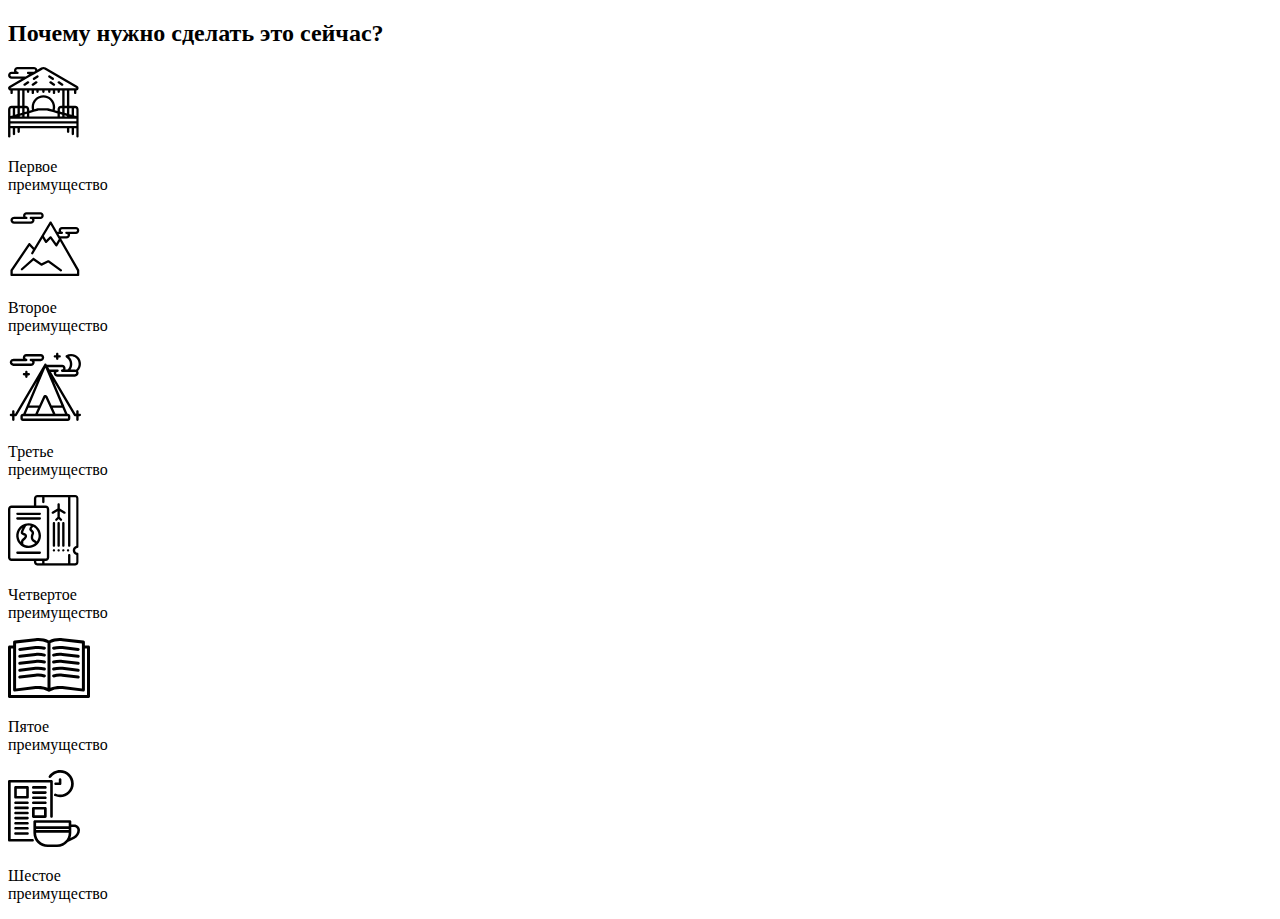
<file: lessons/lesson_9_8_bootstrap/lesson_9_8.html>
<!doctype html>
<html lang="ru">

<head>
    <meta charset="utf-8">
    <meta name="viewport" content="width=device-width, initial-scale=1">
    <title>Bootstrap demo</title>
    <link href="https://cdn.jsdelivr.net/npm/bootstrap@5.2.3/dist/css/bootstrap.min.css" rel="stylesheet"
        integrity="sha384-rbsA2VBKQhggwzxH7pPCaAqO46MgnOM80zW1RWuH61DGLwZJEdK2Kadq2F9CUG65" crossorigin="anonymous">
    <link rel="stylesheet" href="lesson_9_8.css">
</head>

<body>
    <div class="container overflow-hidden ">
        <div class=" row my-4 gy-5">
            <div class="col-12 text-center">
                <h2>Почему нужно сделать это сейчас?</h2>
            </div>

        </div>
    </div>
    <div class="container overflow-hidden ">
        <div class="row">
            <div class="col-12 col-sm-12 col-md-6 col-lg-4 col-xl-2 order-sm-2 order-2 text-center">
                <img src="/lessons/lesson_9_8_bootstrap/images/icon_1.svg" alt="">
                <p>Первое<br>преимущество</p>
            </div>
            <div class="col-12 col-sm-12 col-md-6 col-lg-4 col-xl-2 order-sm-2 order-2 text-center">
                <img src="/lessons/lesson_9_8_bootstrap/images/icon_2.svg" alt="">
                <p>Второе<br>преимущество</p>
            </div>
            <div class="col-12 col-sm-12 col-md-6 col-lg-4 col-xl-2 order-sm-2 order-2 text-center">
                <img src="/lessons/lesson_9_8_bootstrap/images/icon_3.svg" alt="">
                <p>Третье<br>преимущество</p>
            </div>
            <div class="col-12 col-sm-12 col-md-6 col-lg-4 col-xl-2 order-sm-2 order-1 text-center">
                <img src="/lessons/lesson_9_8_bootstrap/images/icon_4.svg" alt="">
                <p>Четвертое<br>преимущество</p>
            </div>
            <div class="col-12 col-sm-12 col-md-6 col-lg-4  col-xl-2 order-sm-2 order-2 text-center">
                <img src="/lessons/lesson_9_8_bootstrap/images/icon_5.svg" alt="">
                <p>Пятое<br>преимущество</p>
            </div>
            <div class="col-12 col-sm-12 col-md-6 col-lg-4 col-xl-2 order-sm-2 order-2 text-center">
                <img src="/lessons/lesson_9_8_bootstrap/images/icon_6.svg" alt="">
                <p>Шестое<br>преимущество</p>
            </div>

        </div>
    </div>
</body>

</html>
</file>
<file: style.css>
body {
  font-family: "Roboto", sans-serif;
  background-image: url("/images/Screenshot_30.png");
  background-repeat: no-repeat;
  background-attachment: fixed;
  background-position: center;
}
</file>
<file: lessons/lesson_11_adaptive/lesson_11.css>
@font-face {
  font-family: "Montserrat";
  src: url("/fonts/Montserrat-Medium.ttf") format("truetype");
  font-style: normal;
  font-weight: normal;
}

@font-face {
  font-family: "Montserrat";
  src: url("/fonts/Montserrat-SemiBold.ttf") format("truetype");
  font-style: normal;
  font-weight: normal;
}

@font-face {
  font-family: "Montserrat";
  src: url("/fonts/Montserrat-Bold.ttf") format("truetype");
  font-style: normal;
  font-weight: normal;
}

@font-face {
  font-family: "OpenSans";
  src: url("/fonts/OpenSans-VariableFont_wdth\,wght.ttf") format("truetype");
  font-style: normal;
  font-weight: normal;
}

* {
  box-sizing: border-box;
  margin: 0;
  padding: 0;
}

@media (max-width: 105em) {
  html {
    font-size: 8.75px;
  }
}

@media (max-width: 91.5em) {
  html {
    font-size: 7.9px;
  }
}

@media (max-width: 91em) {
  html {
    font-size: 8.4px;
  }
}

@media (max-width: 90em) {
  html {
    font-size: 7.9px;
  }
}

@media (max-width: 80em) {
  html {
    font-size: 7.2px;
  }
}

@media (max-width: 72em) {
  html {
    font-size: 6.5px;
  }
}

@media (max-width: 64em) {
  html {
    font-size: 5.5px;
  }
}

@media (max-width: 44em) {
  html {
    font-size: 9px;
  }
}

@media (max-width: 38em) {
  html {
    font-size: 8px;
  }
}

@media (max-width: 34em) {
  html {
    font-size: 7px;
  }
}

@media (max-width: 30em) {
  html {
    font-size: 6px;
  }
}

@media (max-width: 26em) {
  html {
    font-size: 4.5px;
  }
}

@media (max-width: 21em) {
  html {
    font-size: 4.4px;
  }
}

html {
  font-size: 62.5%;
}

body {
  font-family: "Montserrat", sans-serif;
}

.wrapper {
  padding-top: 4rem;
  padding-bottom: 12.1rem;

  background: linear-gradient(51.78deg, #5540bf 28.44%, #afa1f9 99.76%);
  color: white;
}

.container {
  max-width: 110rem;
  margin: 0 auto;
}

.header .container {
  display: flex;
  justify-content: space-between;
  align-items: flex-end;
  margin-bottom: 11.5rem;
}

.brand {
  text-transform: uppercase;
  font-weight: 700;
  font-size: 1.8rem;
}

.navbar__link {
  margin-left: 3rem;

  text-decoration: none;
  font-weight: 500;
  font-size: 1.4rem;

  color: white;
}

.hero__img {
  width: 50%;
  height: 50%;
}

.hero__img img {
  width: 100%;
  height: 100%;
  object-fit: contain;
}

.hero .container {
  display: flex;
  justify-content: space-between;
}

.hero__text {
  width: 47.5%;
}

.hero__header {
  margin-bottom: 3.5rem;

  font-weight: 700;
  font-size: 4.6rem;
  line-height: 113%;
}

.hero__description {
  max-width: 48rem;

  margin-bottom: 6.5rem;

  font-family: "Open Sans";
  font-weight: 400;
  font-size: 2rem;
  line-height: 140%;
}

.hero__link {
  display: inline-block;
  min-width: 185px;
  padding-top: 1.7rem;
  padding-bottom: 1.7rem;

  text-decoration: none;
  font-weight: 600;
  font-size: 1.2rem;

  text-transform: uppercase;
  text-align: center;

  border: 0.1rem solid #ffffff;
  border-radius: 0.5rem;
  color: white;
}

.hero__link:first-child {
  margin-right: 2rem;
  margin-bottom: 2rem;
}

@media (min-width: 48em) {
  .hero__link:hover {
    background-color: #ffffff;
    color: #5540bf;
  }
}

.hero__subtext {
  max-width: 48rem;

  font-family: "Open Sans";
  font-weight: 400;
  font-size: 1.4rem;
  line-height: 128.6%;
}

.footer {
  display: flex;
  justify-content: space-between;
  align-items: center;
  padding-top: 6.9rem;
  padding-bottom: 5.3rem;

  color: #5540bf;
}

.footer__links {
  display: flex;
  flex-direction: column;
}

.footer__img__links {
  display: flex;
  justify-content: flex-end;
  margin-bottom: 2.6rem;
}

.footer__img__wrapper {
  width: 3rem;
  height: 3rem;
}

.footer__img__wrapper:not(:last-child) {
  margin-right: 1.8rem;
}

.footer__img__wrapper img {
  width: 100%;
  height: 100%;
  object-fit: contain;
}

.footer a {
  font-family: "Open Sans";
  font-weight: 400;
  font-size: 1.6rem;
  line-height: 137.5%;

  text-decoration: none;
  color: #5540bf;
}

@media (max-width: 48em) {
  html {
    font-size: 10px;
  }
  .wrapper {
    padding-bottom: 4rem;
  }

  .container {
    width: 100%;
  }

  .header .container {
    margin-bottom: 6rem;
  }

  .brand {
    font-size: 2.2rem;
  }

  .menu {
    display: none;
  }

  .hero .container {
    flex-direction: column-reverse;
  }

  .hero__img {
    width: 100%;
    height: 100%;
    margin-bottom: 4rem;
  }

  .hero__text {
    width: 100%;
  }

  .hero__header {
    margin-bottom: 4rem;

    font-size: 3.5rem;
    line-height: 130%;
  }

  .hero__description {
    margin-bottom: 4rem;
    max-width: 100%;

    font-size: 1.8rem;
    line-height: 130%;
  }

  .hero_buttons {
    margin-bottom: 3.5rem;
  }

  .hero__link {
    display: block;
    max-width: 48rem;
    margin-left: auto;
    margin-right: auto;
  }

  .hero__link:first-child {
    margin-right: auto;
    margin-bottom: 2rem;
  }

  .hero__subtext {
    max-width: 100%;
  }
  .footer {
    flex-direction: column;
    align-items: flex-start;
    padding-top: 5rem;
    padding-bottom: 5rem;
  }
  .footer .brand {
    margin-bottom: 2rem;
  }
  .footer__links {
    display: flex;
    flex-direction: column;
  }

  .footer__img__links {
    justify-content: start;
    margin-bottom: 2rem;
  }

  .footer a {
    font-size: 1.4rem;
  }
}

@media (max-width: 110em) {
  html {
    font-size: 9px;
  }

  .container {
    padding-left: 3rem;
    padding-right: 3rem;
  }

  .hero__link:last-child {
    margin-bottom: 2rem;
  }
}
</file>
<file: lessons/lesson_12_crossbowser/lesson_12.css>
@font-face {
  font-family: "Montserrat";
  src: url("/fonts/Montserrat-Medium.ttf") format("truetype");
  font-style: normal;
  font-weight: normal;
}

@font-face {
  font-family: "Montserrat";
  src: url("/fonts/Montserrat-SemiBold.ttf") format("truetype");
  font-style: normal;
  font-weight: normal;
}

@font-face {
  font-family: "Montserrat";
  src: url("/fonts/Montserrat-Bold.ttf") format("truetype");
  font-style: normal;
  font-weight: normal;
}

@font-face {
  font-family: "OpenSans";
  src: url("/fonts/OpenSans-VariableFont_wdth\,wght.ttf") format("truetype");
  font-style: normal;
  font-weight: normal;
}

* {
  box-sizing: border-box;
  margin: 0;
  padding: 0;
}

@media (max-width: 105em) {
  html {
    font-size: 8.75px;
  }
}

@media (max-width: 91.5em) {
  html {
    font-size: 7.9px;
  }
}

@media (max-width: 91em) {
  html {
    font-size: 8.4px;
  }
}

@media (max-width: 90em) {
  html {
    font-size: 7.9px;
  }
}

@media (max-width: 80em) {
  html {
    font-size: 7.2px;
  }
}

@media (max-width: 72em) {
  html {
    font-size: 6.5px;
  }
}

@media (max-width: 64em) {
  html {
    font-size: 5.5px;
  }
}

@media (max-width: 44em) {
  html {
    font-size: 9px;
  }
}

@media (max-width: 38em) {
  html {
    font-size: 8px;
  }
}

@media (max-width: 34em) {
  html {
    font-size: 7px;
  }
}

@media (max-width: 30em) {
  html {
    font-size: 6px;
  }
}

@media (max-width: 26em) {
  html {
    font-size: 4.5px;
  }
}

@media (max-width: 21em) {
  html {
    font-size: 4.4px;
  }
}

html {
  font-size: 62.5%;
}

body {
  font-family: "Montserrat", sans-serif;
}

.wrapper {
  padding-top: 4rem;

  background: linear-gradient(51.78deg, #5540bf 28.44%, #afa1f9 99.76%);
  color: white;
}

.container {
  max-width: 110rem;
  margin: 0 auto;
}

.header .container {
  display: flex;
  justify-content: space-between;
  align-items: flex-end;
  margin-bottom: 11.5rem;
}

.brand {
  text-transform: uppercase;
  font-weight: 700;
  font-size: 1.8rem;
}

.navbar__link {
  margin-left: 3rem;

  text-decoration: none;
  font-weight: 500;
  font-size: 1.4rem;

  color: white;
}

.hero__img {
  width: 50%;
  height: 50%;

  margin-right: -4rem;
}

.hero__img img {
  width: 100%;
  height: 100%;
  object-fit: contain;
}

.hero .container {
  display: flex;
  justify-content: space-between;
  padding-bottom: 12.1rem;
}

.hero__text {
  width: 47.5%;
}

.hero__header {
  margin-bottom: 3.5rem;

  font-weight: 700;
  font-size: 4.6rem;
  line-height: 113%;
}

.hero__description {
  max-width: 48rem;

  margin-bottom: 6.5rem;

  font-family: "Open Sans", sans-serif;
  font-weight: 400;
  font-size: 2rem;
  line-height: 140%;
}

.button {
  display: inline-block;
  min-width: 185px;
  padding-top: 1.7rem;
  padding-bottom: 1.7rem;

  text-decoration: none;
  font-weight: 600;
  font-size: 1.2rem;

  text-transform: uppercase;
  text-align: center;

  border: 0.1rem solid #ffffff;
  border-radius: 0.5rem;
  color: white;
}

.button:first-child {
  margin-right: 2rem;
  margin-bottom: 2rem;
}

.hero__subtext {
  max-width: 48rem;

  font-family: "Open Sans", sans-serif;
  font-weight: 400;
  font-size: 1.4rem;
  line-height: 128.6%;
}

.hero__links__wrapper {
  background: rgba(255, 255, 255, 0.1);
}

.hero__links {
  display: flex;
  justify-content: center;
  flex-wrap: wrap;
  padding-top: 5.5rem;
  padding-bottom: 2.5rem;
}

.hero__link {
  display: block;
  padding: 2.5rem 5rem;
  margin-right: 2rem;
  margin-bottom: 3rem;

  font-weight: 600;
  font-size: 1.6rem;
  text-align: center;
  text-transform: uppercase;
  text-decoration: none;
  color: #ffffff;
  text-overflow: ellipsis;

  border: 2px solid #ffffff;
  border-radius: 10rem;
}

.hero__link:nth-child(3n + 3) {
  margin-right: 0;
}

.broadcast {
  background: linear-gradient(78.94deg, #5540bf 36.07%, #afa1f9 99.58%);
}
.broadcast .container {
  display: flex;
  justify-content: space-between;
}

.broadcast__text {
  max-width: 47%;
  padding-top: 10.1rem;
  padding-bottom: 10.1rem;

  color: #ffffff;
}

.broadcast__header {
  margin-bottom: 3.6rem;

  font-weight: 700;
  font-size: 3.6rem;
  line-height: 117%;
}

.broadcast__description {
  margin-bottom: 4.4rem;

  font-family: "Open Sans", sans-serif;
  font-weight: 400;
  font-size: 1.8rem;
  line-height: 156%;
}

.broadcast__img {
  width: 58.8rem;
  height: 45.5rem;

  margin-top: -4.2rem;
  margin-right: -4rem;
}

.broadcast__img img {
  width: 100%;
  height: 100%;

  padding: 0;

  object-fit: contain;
}

.footer {
  display: flex;
  justify-content: space-between;
  align-items: center;
  padding-top: 6.9rem;
  padding-bottom: 5.3rem;

  color: #5540bf;
}

.footer__links {
  display: flex;
  flex-direction: column;
}

.footer__img__links {
  display: flex;
  justify-content: flex-end;
  margin-bottom: 2.6rem;
}

.footer__img__wrapper {
  width: 3rem;
  height: 3rem;
}

.footer__img__wrapper:not(:last-child) {
  margin-right: 1.8rem;
}

.footer__img__wrapper img {
  width: 100%;
  height: 100%;
  object-fit: contain;
}

.footer a {
  font-family: "Open Sans", sans-serif;
  font-weight: 400;
  font-size: 1.6rem;
  line-height: 137.5%;

  text-decoration: none;
  color: #5540bf;
}

@media ((max-width: 110em) and (min-width: 48.1rem)) {
  html {
    font-size: 9px;
  }

  .container {
    padding-left: 3rem;
    padding-right: 3rem;
  }

  .button:last-child {
    margin-bottom: 2rem;
  }

  .hero__text {
    max-width: 45%;
  }

  .hero__img {
    margin-right: 0;
  }

  .broadcast__text {
    width: 45%;
  }

  .broadcast__img {
    max-width: 50%;
    margin-right: 0;
  }
}

@media (min-width: 48em) and (max-width: 54.7em) {
  .hero__link {
    width: 47%;
    margin-right: 2rem;

    white-space: nowrap;
    overflow: hidden;
  }
  .hero__link:nth-child(2n + 2) {
    margin-right: 0;
  }
  .hero__link:nth-child(odd) {
    margin-right: 2rem;
  }
}

@media (min-width: 48em) {
  .button:hover {
    background-color: #ffffff;
    color: #5540bf;
  }
  .hero__link:hover {
    border-color: #ffd100;
    color: #ffd100;
  }
}

@media (max-width: 48em) {
  html {
    font-size: 10px;
  }

  .container {
    padding-left: 3rem;
    padding-right: 3rem;
  }

  .header .container {
    margin-bottom: 6rem;
  }

  .brand {
    font-size: 2.2rem;
  }

  .menu {
    display: none;
  }

  .hero .container {
    flex-direction: column-reverse;
    padding-bottom: 5.5rem;
  }

  .hero__img {
    width: 100%;
    height: 100%;
    margin-bottom: 4rem;
  }

  .hero__text {
    width: 100%;
  }

  .hero__header {
    margin-bottom: 4rem;

    font-size: 3.5rem;
    line-height: 130%;
  }

  .hero__description {
    margin-bottom: 4rem;
    max-width: 100%;

    font-size: 1.8rem;
    line-height: 130%;
  }

  .hero_buttons {
    margin-bottom: 3.5rem;
  }

  .button {
    display: block;
    max-width: 48rem;
    margin-left: auto;
    margin-right: auto;
  }

  .button:first-child {
    margin-right: auto;
    margin-bottom: 2rem;
  }

  .hero__subtext {
    max-width: 100%;
  }

  .hero__link {
    width: 100%;
    max-width: 48rem;
    margin-right: 0;

    font-size: 1.2rem;
    white-space: nowrap;
    overflow: hidden;
  }

  .broadcast .container {
    flex-direction: column-reverse;
    padding-top: 6rem;
  }

  .broadcast__text {
    max-width: 100%;
    padding-top: 6rem;
    padding-bottom: 6rem;
  }

  .broadcast__header {
    margin-bottom: 4rem;
    font-size: 3.5rem;
    line-height: 130%;
  }

  .broadcast__description {
    margin-bottom: 4rem;
    max-width: 100%;
    font-size: 1.8rem;
    line-height: 130%;
  }

  .broadcast__img {
    width: 100%;
    height: auto;

    margin-top: 0;
    margin-right: 0;
  }

  .footer {
    flex-direction: column;
    align-items: flex-start;
    padding-top: 5rem;
    padding-bottom: 5rem;
  }
  .footer .brand {
    margin-bottom: 2rem;
  }
  .footer__links {
    display: flex;
    flex-direction: column;
  }

  .footer__img__links {
    justify-content: start;
    margin-bottom: 2rem;
  }

  .footer a {
    font-size: 1.4rem;
  }
}
</file>
<file: lessons/lesson_13_positionary/lesson_13.css>
@font-face {
  font-family: "Montserrat";
  src: url("/fonts/Montserrat-Medium.ttf") format("truetype");
  font-style: normal;
  font-weight: normal;
}

@font-face {
  font-family: "Montserrat";
  src: url("/fonts/Montserrat-SemiBold.ttf") format("truetype");
  font-style: normal;
  font-weight: normal;
}

@font-face {
  font-family: "Montserrat";
  src: url("/fonts/Montserrat-Bold.ttf") format("truetype");
  font-style: normal;
  font-weight: normal;
}

@font-face {
  font-family: "OpenSans";
  src: url("/fonts/OpenSans-VariableFont_wdth\,wght.ttf") format("truetype");
  font-style: normal;
  font-weight: normal;
}

* {
  box-sizing: border-box;
  margin: 0;
  padding: 0;
}

@media (max-width: 105em) {
  html {
    font-size: 8.75px;
  }
}

@media (max-width: 91.5em) {
  html {
    font-size: 7.9px;
  }
}

@media (max-width: 91em) {
  html {
    font-size: 8.4px;
  }
}

@media (max-width: 90em) {
  html {
    font-size: 7.9px;
  }
}

@media (max-width: 80em) {
  html {
    font-size: 7.2px;
  }
}

@media (max-width: 72em) {
  html {
    font-size: 6.5px;
  }
}

@media (max-width: 64em) {
  html {
    font-size: 5.5px;
  }
}

@media (max-width: 44em) {
  html {
    font-size: 9px;
  }
}

@media (max-width: 38em) {
  html {
    font-size: 8px;
  }
}

@media (max-width: 34em) {
  html {
    font-size: 7px;
  }
}

@media (max-width: 30em) {
  html {
    font-size: 6px;
  }
}

@media (max-width: 26em) {
  html {
    font-size: 4.5px;
  }
}

@media (max-width: 21em) {
  html {
    font-size: 4.4px;
  }
}

html {
  font-size: 62.5%;
}

body {
  font-family: "Montserrat", sans-serif;
}

.wrapper {
  padding-top: 4rem;

  background: linear-gradient(51.78deg, #5540bf 28.44%, #afa1f9 99.76%);
  color: white;
}

.container {
  max-width: 110rem;
  margin: 0 auto;
}

.header .container {
  display: flex;
  justify-content: space-between;
  align-items: flex-end;
  margin-bottom: 11.5rem;
}

.brand {
  text-transform: uppercase;
  font-weight: 700;
  font-size: 1.8rem;
}

.navbar__link {
  margin-left: 3rem;

  text-decoration: none;
  font-weight: 500;
  font-size: 1.4rem;

  color: white;
}

.hero__img {
  width: 50%;
  height: 50%;

  margin-right: -4rem;
}

.hero__img img {
  width: 100%;
  height: 100%;
  object-fit: contain;
}

.hero .container {
  display: flex;
  justify-content: space-between;
  padding-bottom: 12.1rem;
}

.hero__text {
  width: 47.5%;
}

.hero__header {
  margin-bottom: 3.5rem;

  font-weight: 700;
  font-size: 4.6rem;
  line-height: 113%;
}

.hero__description {
  max-width: 48rem;

  margin-bottom: 6.5rem;

  font-family: "Open Sans", sans-serif;
  font-weight: 400;
  font-size: 2rem;
  line-height: 140%;
}

.button {
  display: inline-block;
  min-width: 185px;
  padding-top: 1.7rem;
  padding-bottom: 1.7rem;

  text-decoration: none;
  font-weight: 600;
  font-size: 1.2rem;

  text-transform: uppercase;
  text-align: center;

  border: 0.1rem solid #ffffff;
  border-radius: 0.5rem;
  color: white;
}

.button:first-child {
  margin-right: 2rem;
  margin-bottom: 2rem;
}

.hero__subtext {
  max-width: 48rem;

  font-family: "Open Sans", sans-serif;
  font-weight: 400;
  font-size: 1.4rem;
  line-height: 128.6%;
}

.hero__links__wrapper {
  background: rgba(255, 255, 255, 0.1);
}

.hero__links {
  display: flex;
  justify-content: center;
  flex-wrap: wrap;
  padding-top: 5.5rem;
  padding-bottom: 2.5rem;
}

.hero__link {
  display: block;
  padding: 2.5rem 5rem;
  margin-right: 2rem;
  margin-bottom: 3rem;

  font-weight: 600;
  font-size: 1.6rem;
  text-align: center;
  text-transform: uppercase;
  text-decoration: none;
  color: #ffffff;
  text-overflow: ellipsis;

  border: 2px solid #ffffff;
  border-radius: 10rem;
}

.hero__link:nth-child(3n + 3) {
  margin-right: 0;
}

.conference .container {
  display: flex;
  justify-content: space-between;
  align-items: center;
  padding-top: 17rem;
  padding-bottom: 18rem;
}

.conference__img {
  width: 50%;
  height: 44.2rem;

  position: relative;
  left: -9rem;
}

.lower__img {
  width: 100%;
  object-fit: contain;

  position: relative;
  left: -5;
  z-index: 1;
}
.upper__img {
  height: 39.6rem;

  position: absolute;
  z-index: 2;
  right: -3rem;
  bottom: -1.7rem;
}

.conference__text {
  width: 48%;
  display: flex;
  flex-direction: column;
  align-items: flex-start;

  color: #333333;
}

.conference__header {
  margin-bottom: 3.4rem;

  font-weight: 700;
  font-size: 3.6rem;
  line-height: 117%;
}

.conference__description {
  margin-bottom: 4.3rem;

  font-family: "Open Sans";
  font-weight: 400;
  font-size: 1.8rem;
  line-height: 156%;
}

.conference__text .button {
  padding-left: 3.4rem;
  padding-right: 3.4rem;

  background-color: #5540bf;
}

.broadcast {
  background: linear-gradient(78.94deg, #5540bf 36.07%, #afa1f9 99.58%);
}
.broadcast .container {
  display: flex;
  justify-content: space-between;
}

.broadcast__text {
  max-width: 47%;
  padding-top: 10.1rem;
  padding-bottom: 10.1rem;

  color: #ffffff;
}

.broadcast__header {
  margin-bottom: 3.6rem;

  font-weight: 700;
  font-size: 3.6rem;
  line-height: 117%;
}

.broadcast__description {
  margin-bottom: 4.4rem;

  font-family: "Open Sans", sans-serif;
  font-weight: 400;
  font-size: 1.8rem;
  line-height: 156%;
}

.broadcast__img {
  width: 58.8rem;
  height: 45.5rem;

  margin-top: -4.2rem;
  margin-right: -4rem;
}

.broadcast__img img {
  width: 100%;
  height: 100%;

  padding: 0;

  object-fit: contain;
}

.footer {
  display: flex;
  justify-content: space-between;
  align-items: center;
  padding-top: 6.9rem;
  padding-bottom: 5.3rem;

  color: #5540bf;
}

.footer__links {
  display: flex;
  flex-direction: column;
}

.footer__img__links {
  display: flex;
  justify-content: flex-end;
  margin-bottom: 2.6rem;
}

.footer__img__wrapper {
  width: 3rem;
  height: 3rem;
}

.footer__img__wrapper:not(:last-child) {
  margin-right: 1.8rem;
}

.footer__img__wrapper img {
  width: 100%;
  height: 100%;
  object-fit: contain;
}

.footer a {
  font-family: "Open Sans", sans-serif;
  font-weight: 400;
  font-size: 1.6rem;
  line-height: 137.5%;

  text-decoration: none;
  color: #5540bf;
}

@media ((max-width: 110em) and (min-width: 48.1rem)) {
  html {
    font-size: 9px;
  }

  .container {
    padding-left: 3rem;
    padding-right: 3rem;
  }

  .button:last-child {
    margin-bottom: 2rem;
  }

  .hero__text {
    max-width: 45%;
  }

  .hero__img {
    margin-right: 0;
  }

  .broadcast__text {
    width: 45%;
  }

  .broadcast__img {
    max-width: 50%;
    margin-right: 0;
  }
  .conference .container {
    padding-top: 15rem;
    padding-bottom: 16rem;
  }

  .conference__img {
    left: -2rem;
  }
}

@media (min-width: 48em) and (max-width: 54.7em) {
  .hero__link {
    width: 47%;
    margin-right: 2rem;

    white-space: nowrap;
    overflow: hidden;
  }
  .hero__link:nth-child(2n + 2) {
    margin-right: 0;
  }
  .hero__link:nth-child(odd) {
    margin-right: 2rem;
  }
}

@media (min-width: 48em) {
  .button:hover {
    background-color: #ffffff;
    color: #5540bf;
  }
  .hero__link:hover {
    border-color: #ffd100;
    color: #ffd100;
  }
  .conference__text .button:hover {
    border-color: #5540bf;
  }
}

@media (max-width: 48em) {
  html {
    font-size: 10px;
  }

  .container {
    padding-left: 2rem;
    padding-right: 2rem;
  }

  .header .container {
    margin-bottom: 6rem;
  }

  .brand {
    font-size: 2.2rem;
  }

  .menu {
    display: none;
  }

  .hero .container {
    flex-direction: column-reverse;
    padding-bottom: 5.5rem;
  }

  .hero__img {
    width: 100%;
    height: 100%;
    margin-bottom: 4rem;
  }

  .hero__text {
    width: 100%;
  }

  .hero__header {
    margin-bottom: 4rem;

    font-size: 3.5rem;
    line-height: 130%;
  }

  .hero__description {
    margin-bottom: 4rem;
    max-width: 100%;

    font-size: 1.8rem;
    line-height: 130%;
  }

  .hero_buttons {
    margin-bottom: 3.5rem;
  }

  .button {
    display: block;
    max-width: 48rem;
    margin-left: auto;
    margin-right: auto;
  }

  .button:first-child {
    margin-right: auto;
    margin-bottom: 2rem;
  }

  .hero__subtext {
    max-width: 100%;
  }

  .hero__link {
    width: 100%;
    max-width: 48rem;
    margin-right: 0;

    font-size: 1.2rem;
    white-space: nowrap;
    overflow: hidden;
  }

  .conference .container {
    flex-direction: column;
    padding-top: 5.5rem;
    padding-bottom: 5.5rem;
  }

  .conference__img {
    width: 100%;
    /* max-width: 60rem; */
    height: 100%;
    margin-bottom: 4rem;

    left: 0;
  }

  .upper__img {
    height: 100%;

    right: -1.5rem;
    bottom: -1.7rem;
  }

  .conference__text {
    width: 100%;
    align-items: flex-start;
  }

  .conference__header {
    margin-bottom: 4rem;
    font-size: 3.5rem;
    line-height: 130%;
  }

  .conference__description {
    margin-bottom: 4rem;
    max-width: 100%;
    font-size: 1.8rem;
    line-height: 130%;
  }

  .conference__text .button {
    width: 100%;
  }

  .broadcast .container {
    flex-direction: column-reverse;
    padding-top: 6rem;
  }

  .broadcast__text {
    max-width: 100%;
    padding-top: 6rem;
    padding-bottom: 6rem;
  }

  .broadcast__header {
    margin-bottom: 4rem;
    font-size: 3.5rem;
    line-height: 130%;
  }

  .broadcast__description {
    margin-bottom: 4rem;
    max-width: 100%;
    font-size: 1.8rem;
    line-height: 130%;
  }

  .broadcast__img {
    width: 100%;
    height: auto;

    margin-top: 0;
    margin-right: 0;
  }

  .footer {
    flex-direction: column;
    align-items: flex-start;
    padding-top: 5rem;
    padding-bottom: 5rem;
  }
  .footer .brand {
    margin-bottom: 2rem;
  }
  .footer__links {
    display: flex;
    flex-direction: column;
  }

  .footer__img__links {
    justify-content: start;
    margin-bottom: 2rem;
  }

  .footer a {
    font-size: 1.4rem;
  }
}
</file>
<file: lessons/lesson_14_bem/css/lesson_14.css>
@font-face {
  font-family: "Manrope";
  src: url("/lessons/lesson_14_bem/fonts/manrope/manrope-bold.otf")
    format("truetype");
  font-style: normal;
  font-weight: 700;
}

@font-face {
  font-family: "Manrope";
  src: url("/lessons/lesson_14_bem/fonts/manrope/manrope-extrabold.otf")
    format("truetype");
  font-style: normal;
  font-weight: 800;
}

@font-face {
  font-family: "Manrope";
  src: url("/lessons/lesson_14_bem/fonts/manrope/manrope-light.otf")
    format("truetype");
  font-style: normal;
  font-weight: 300;
}

@font-face {
  font-family: "Manrope";
  src: url("/lessons/lesson_14_bem/fonts/manrope/manrope-medium.otf")
    format("truetype");
  font-style: normal;
  font-weight: 500;
}

@font-face {
  font-family: "Manrope";
  src: url("/lessons/lesson_14_bem/fonts/manrope/manrope-regular.otf")
    format("truetype");
  font-style: normal;
  font-weight: 400;
}

@font-face {
  font-family: "Manrope";
  src: url("/lessons/lesson_14_bem/fonts/manrope/manrope-semibold.otf")
    format("truetype");
  font-style: normal;
  font-weight: 600;
}

@font-face {
  font-family: "Manrope";
  src: url("/lessons/lesson_14_bem/fonts/manrope/manrope-thin.otf")
    format("truetype");
  font-style: normal;
  font-weight: 100;
}

@font-face {
  font-family: "Inter var";
  font-weight: 100 900;
  font-display: swap;
  font-style: normal;
  font-named-instance: "Regular";
  src: url("/lessons/lesson_14_bem/fonts/inter/Inter-roman.var.woff2")
    format("woff2");
}

* {
  margin: 0;
  padding: 0;
  box-sizing: border-box;
}

html {
  font-size: 62.5%;
  font-family: "Inter var", sans-serif;
}

.container {
  max-width: 117rem;
  margin-left: auto;
  margin-right: auto;
}

img {
  width: 100%;
  height: 100%;
  object-fit: contain;
}

@import "/lessons/lesson_14_bem/blocks/header/header.css";
</file>
<file: lessons/lesson_6/style.css>
html {
    font-family: "MuseoSansCyrl";
    font-weight: 100;
}

.container {
    box-sizing: border-box;
    width: 302px;
    height: 462px;
    border: 1px solid #e8e8e8;
    margin: auto;
    display: flex;
    flex-direction: column;
    padding: 50px 37px;
}

.head {
    font-size: 16px;
    text-align: center;
    color: #212121;
    margin-top: 0px;

}

.price{
    box-sizing: border-box;
    font-size: 18px;
    text-align: center;
    color: #5ba2a9;
}

.big_number {
    font-size: 48px;
}

.content {
    display: flex;
    flex-direction: column;
    height: 150px;
    justify-content: space-between;
}

.position{
    font-size: 14px;
    text-align: center;
    color: #454545;
    margin: 0px;
}

.order {
    box-sizing: border-box;
    width: 200px;
    height: 54px;
    border: 2px solid #e8e8e8;
    background-color: #ffffff;
    font-size: 16px;
    text-transform: uppercase;
    color: #5a5a5a;
    font-weight: 700;
    margin-top: 46px;
    margin-left: auto;
    margin-right: auto;
}

@font-face { 
    font-family: "MuseoSansCyrl"; 
    src: url("MuseoSansCyrl-500.otf") format("truetype"); 
    font-style: normal; 
    font-weight: normal; 
    }
</file>
<file: lessons/lesson_6_8/style_6_8.css>
* {
  box-sizing: border-box;
}

body {
  background-color: #f6f6f6;
}

.outer-box {
  text-align: center;
}

.product {
  display: inline-block;
  margin: auto;

  font-family: Arial, sans-serif;
  color: #2f2f2f;

  border: 1px solid #d7d7d7;
  background-color: #ffffff;
}

.left-side {
  width: 505px;

  display: inline-block;
  margin-right: -5px;
  vertical-align: top;
}

.photo {
  margin: 60px 48px;
}

.right-side {
  width: 505px;
  height: 500px;

  display: inline-block;
  padding: 64px 48px 64px 20px;
  text-align: left;
}

.description {
  vertical-align: middle;

  display: flex;
  flex-direction: column;
  justify-content: space-between;
}

.name {
  font-size: 23px;
  font-weight: bold;

  color: #2f2f2f;
}

.description-1 {
  font-size: 15px;
}

.price-label {
  font-size: 15px;
}

.price-1 {
  font-size: 30px;
}

.order {
  width: 252px;
  height: 50px;

  font-size: 19px;

  background-color: #ec744a;
  color: #ffffff;
  border: none;
}
</file>
<file: lessons/lesson_7/lesson_7.css>
* {
  box-sizing: border-box;
}

main {
  font-family: "Tahoma";
}

.product {
  display: flex;
  padding: 77px 9% 95px 9%;
}

.product-photo {
  width: 404px;
  height: 630px;

  margin-right: 75px;
}

.product-name {
  font-size: 48px;
  font-weight: bold;
}

.author {
  font-size: 30px;
}

.product-desription {
  font-size: 18px;
  line-height: 27px;
}

.price {
  font-size: 48px;
  line-height: 27px;
  color: #313131;
}

.buy {
  width: 175px;
  height: 67px;

  margin-right: 40px;
  margin-bottom: 20px;

  font-size: 24px;
  line-height: 27px;
  font-weight: bold;
  text-align: center;

  border: 0;
  border-radius: 5px;
  background-color: #f05a22;
  color: #ffffff;
}

.information {
  width: 287px;
  height: 67px;

  font-size: 24px;
  font-weight: bold;
  text-align: center;

  border: 2px solid #f05a22;
  border-radius: 5px;
  background-color: #ffffff;
  color: #f05a22;
}

.delivery {
  padding-top: 90px;
  padding-bottom: 100px;
  background-color: #f2f2f2;
}

.delivery-header {
  text-align: center;
  margin-top: 0;
  margin-bottom: 90px;

  font-size: 30px;
  font-weight: bold;

  color: #333333;
}

.icons {
  display: flex;
  justify-content: space-around;
}

.icon {
  display: block;
  margin-right: auto;
  margin-left: auto;
}

.description-icon {
  text-align: center;
  font-weight: 400;
  font-family: "Open Sans";
}

.customers {
  padding-top: 90px;
  padding-bottom: 90px;
}

.customers-header {
  margin-top: 0;
  margin-bottom: 40px;

  font-size: 30px;
  font-weight: bold;
  text-align: center;

  color: #333333;
}

.photos {
  display: flex;
  flex-wrap: wrap;
  justify-content: center;
}

.photo {
  width: 275px;
  height: 275px;
  margin: 10px;
}
</file>
<file: lessons/lesson_9_8_bootstrap/lesson_9_8.css>
/* .col-12.fourth {
  order: 1;
} */
</file>
